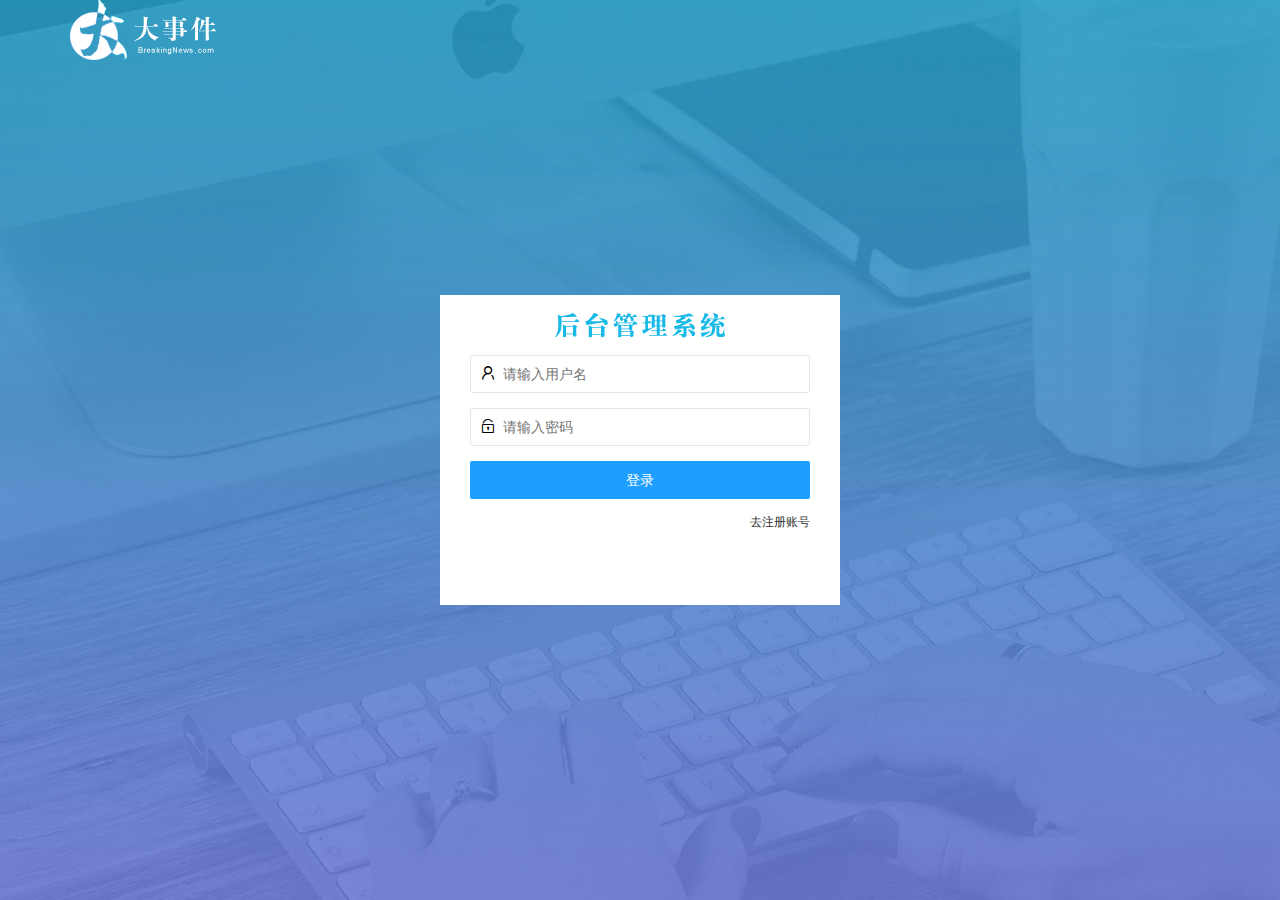
<file: login.html>
<!DOCTYPE html>
<html lang="en">
  <head>
    <meta charset="UTF-8" />
    <meta name="viewport" content="width=device-width, initial-scale=1.0" />
    <title>大事件-登录/注册</title>
    <!-- 导入 LayUI 的样式 -->
    <link rel="stylesheet" href="/assets/lib/layui/css/layui.css" />
    <!-- 导入自己的样式表 -->
    <link rel="stylesheet" href="/assets/css/login.css" />
  </head>
  <body>
    <!-- 头部的 Logo 区域 -->
    <div class="layui-main">
      <img src="/assets/images/logo.png" alt="" />
    </div>

    <!-- 登录注册区域 -->
<div class="loginAndRegBox">
  <div class="title-box"></div>
  <!-- 登录的div -->
  <div class="login-box">
     <!-- 登录的表单 -->
     <form class="layui-form" id="form_login">
      <!-- 用户名 -->
      <div class="layui-form-item">
        <i class="layui-icon layui-icon-username"></i>
        <input type="text" name="username" required lay-verify="required" placeholder="请输入用户名" autocomplete="off" class="layui-input" />
      </div>
      <!-- 密码 -->
      <div class="layui-form-item">
        <i class="layui-icon layui-icon-password"></i>
        <input type="password" name="password" required lay-verify="required|pwd" placeholder="请输入密码" autocomplete="off" class="layui-input" />
      </div>
      <!-- 登录按钮 -->
      <div class="layui-form-item">
        <!-- 注意：表单提交按钮和普通按钮的区别，就是 lay-submit 属性 -->
        <button class="layui-btn layui-btn-fluid layui-btn-normal" lay-submit>登录</button>
      </div>
      <div class="layui-form-item links">
        <a href="javascript:;" id="link_reg">去注册账号</a>
      </div>
    </form>

  </div>
  <!-- 注册的div -->
  <div class="reg-box">
    <form class="layui-form" id="form_reg">
      <!-- 用户名 -->
      <div class="layui-form-item">
        <i class="layui-icon layui-icon-username"></i>
        <input type="text" name="username" required lay-verify="required" placeholder="请输入用户名" autocomplete="off" class="layui-input" />
      </div>
      <!-- 密码 -->
      <div class="layui-form-item">
        <i class="layui-icon layui-icon-password"></i>
        <input type="password" name="password" required lay-verify="required|pwd" placeholder="请输入密码" autocomplete="off" class="layui-input" />
      </div>
      <!-- 密码确认框 -->
      <div class="layui-form-item">
        <i class="layui-icon layui-icon-password"></i>
        <input type="password" name="repassword" required lay-verify="required|pwd|repwd" placeholder="再次确认密码" autocomplete="off" class="layui-input" />
      </div>
      <!-- 注册按钮 -->
      <div class="layui-form-item">
        <!-- 注意：表单提交按钮和普通按钮的区别，就是 lay-submit 属性 -->
        <button class="layui-btn layui-btn-fluid layui-btn-normal" lay-submit>注册</button>
      </div>
      <div class="layui-form-item links">
        <a href="javascript:;" id="link_login">去登录</a>
      </div>
    </form>

  </div>
</div>
<script src="/assets/lib/layui/layui.all.js"></script>
<script src="/assets/lib/jquery.js"></script>
<script src="/assets/js/baseAPI.js"></script>
<script src="/assets/js/login.js"></script>
</body>
</html>
</file>
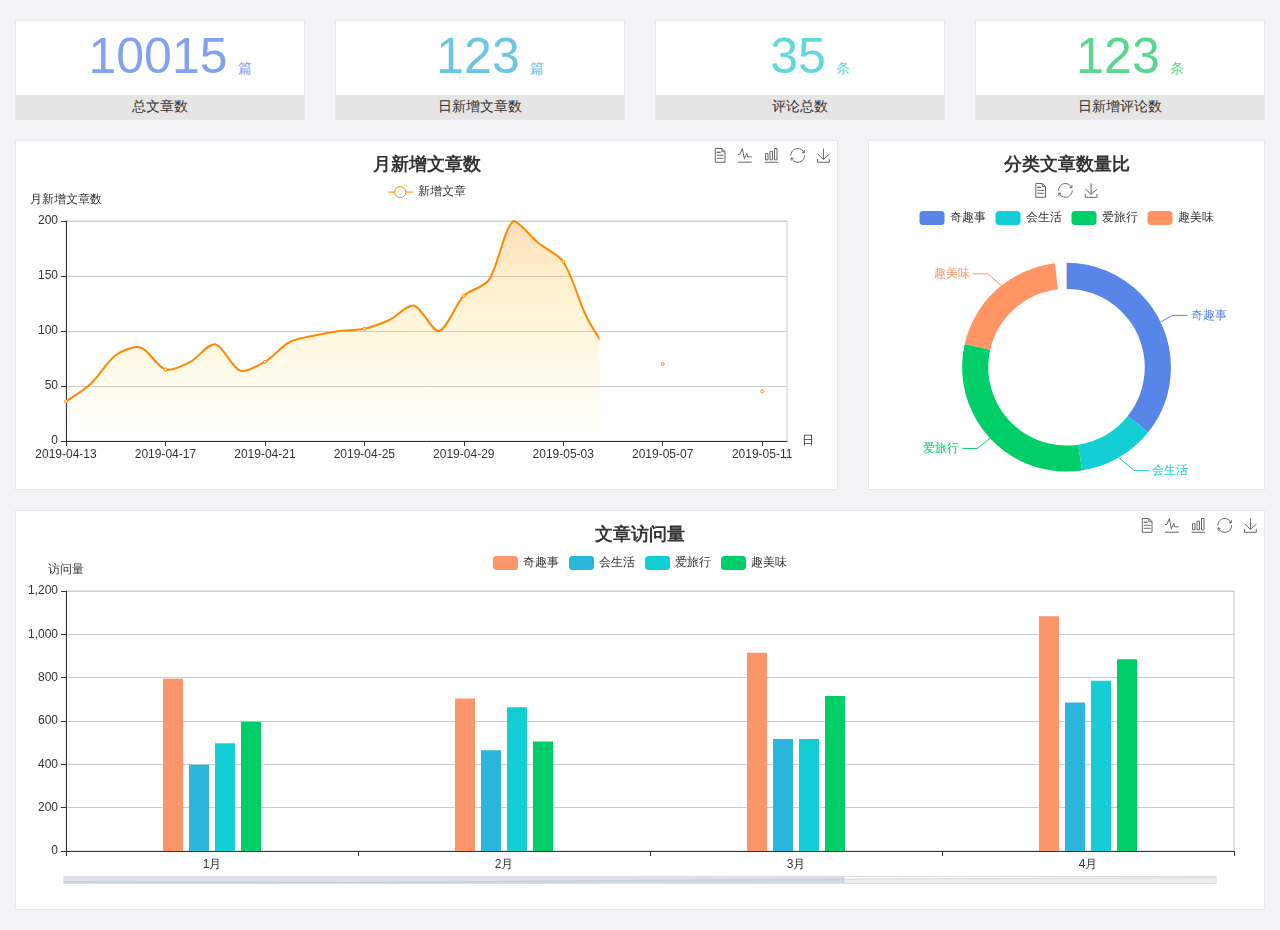
<file: home/dashboard.html>
<!DOCTYPE html>
<html lang="en">

<head>
  <meta charset="UTF-8">
  <meta name="viewport" content="width=device-width, initial-scale=1.0">
  <meta http-equiv="X-UA-Compatible" content="ie=edge">
  <title>图表统计</title>
  <link rel="stylesheet" href="../../assets/lib/bootstrap.css" />
  <link rel="stylesheet" href="../../assets/lib/main.css" />
  <script src="../../assets/lib/jquery.js"></script>
  <script type="text/javascript" src="../../assets/lib/echarts.min.js"></script>
</head>

<body>
  <div class="container-fluid">
    <div class="row spannel_list">
      <div class="col-sm-3 col-xs-6">
        <div class="spannel">
          <em>10015</em><span>篇</span>
          <b>总文章数</b>
        </div>
      </div>
      <div class="col-sm-3 col-xs-6">
        <div class="spannel scolor01">
          <em>123</em><span>篇</span>
          <b>日新增文章数</b>
        </div>
      </div>
      <div class="col-sm-3 col-xs-6">
        <div class="spannel scolor02">
          <em>35</em><span>条</span>
          <b>评论总数</b>
        </div>
      </div>
      <div class="col-sm-3 col-xs-6">
        <div class="spannel scolor03">
          <em>123</em><span>条</span>
          <b>日新增评论数</b>
        </div>
      </div>
    </div>
  </div>

  <div class="container-fluid">
    <div class="row curve-pie">
      <div class="col-lg-8 col-md-8">
        <div class="gragh_pannel" id="curve_show"></div>
      </div>
      <div class="col-lg-4 col-md-4">
        <div class="gragh_pannel" id="pie_show"></div>
      </div>
    </div>
  </div>

  <div class="container-fluid">
    <div class="column_pannel" id="column_show"></div>
  </div>

  <script>
    var oChart = echarts.init(document.getElementById('curve_show'));
    var aList_all = [
      { 'count': 36, 'date': '2019-04-13' },
      { 'count': 52, 'date': '2019-04-14' },
      { 'count': 78, 'date': '2019-04-15' },
      { 'count': 85, 'date': '2019-04-16' },
      { 'count': 65, 'date': '2019-04-17' },
      { 'count': 72, 'date': '2019-04-18' },
      { 'count': 88, 'date': '2019-04-19' },
      { 'count': 64, 'date': '2019-04-20' },
      { 'count': 72, 'date': '2019-04-21' },
      { 'count': 90, 'date': '2019-04-22' },
      { 'count': 96, 'date': '2019-04-23' },
      { 'count': 100, 'date': '2019-04-24' },
      { 'count': 102, 'date': '2019-04-25' },
      { 'count': 110, 'date': '2019-04-26' },
      { 'count': 123, 'date': '2019-04-27' },
      { 'count': 100, 'date': '2019-04-28' },
      { 'count': 132, 'date': '2019-04-29' },
      { 'count': 146, 'date': '2019-04-30' },
      { 'count': 200, 'date': '2019-05-01' },
      { 'count': 180, 'date': '2019-05-02' },
      { 'count': 163, 'date': '2019-05-03' },
      { 'count': 110, 'date': '2019-05-04' },
      { 'count': 80, 'date': '2019-05-05' },
      { 'count': 82, 'date': '2019-05-06' },
      { 'count': 70, 'date': '2019-05-07' },
      { 'count': 65, 'date': '2019-05-08' },
      { 'count': 54, 'date': '2019-05-09' },
      { 'count': 40, 'date': '2019-05-10' },
      { 'count': 45, 'date': '2019-05-11' },
      { 'count': 38, 'date': '2019-05-12' },
    ];

    let aCount = [];
    let aDate = [];

    for (var i = 0; i < aList_all.length; i++) {
      aCount.push(aList_all[i].count);
      aDate.push(aList_all[i].date);
    }

    var chartopt = {
      title: {
        text: '月新增文章数',
        left: 'center',
        top: '10'
      },
      tooltip: {
        trigger: 'axis'
      },
      legend: {
        data: ['新增文章'],
        top: '40'
      },
      toolbox: {
        show: true,
        feature: {
          mark: { show: true },
          dataView: { show: true, readOnly: false },
          magicType: { show: true, type: ['line', 'bar'] },
          restore: { show: true },
          saveAsImage: { show: true }
        }
      },
      calculable: true,
      xAxis: [
        {
          name: '日',
          type: 'category',
          boundaryGap: false,
          data: aDate
        }
      ],
      yAxis: [
        {
          name: '月新增文章数',
          type: 'value'
        }
      ],
      series: [
        {
          name: '新增文章',
          type: 'line',
          smooth: true,
          itemStyle: { normal: { areaStyle: { type: 'default' }, color: '#f80' }, lineStyle: { color: '#f80' } },
          data: aCount
        }],
      areaStyle: {
        normal: {
          color: new echarts.graphic.LinearGradient(0, 0, 0, 1, [{
            offset: 0,
            color: 'rgba(255,136,0,0.39)'
          }, {
            offset: .34,
            color: 'rgba(255,180,0,0.25)'
          }, {
            offset: 1,
            color: 'rgba(255,222,0,0.00)'
          }])

        }
      },
      grid: {
        show: true,
        x: 50,
        x2: 50,
        y: 80,
        height: 220
      }
    };

    oChart.setOption(chartopt);


    var oPie = echarts.init(document.getElementById('pie_show'));
    var oPieopt =
    {
      title: {
        top: 10,
        text: '分类文章数量比',
        x: 'center'
      },
      tooltip: {
        trigger: 'item',
        formatter: "{a} <br/>{b} : {c} ({d}%)"
      },
      color: ['#5885e8', '#13cfd5', '#00ce68', '#ff9565'],
      legend: {
        x: 'center',
        top: 65,
        data: ['奇趣事', '会生活', '爱旅行', '趣美味']
      },
      toolbox: {
        show: true,
        x: 'center',
        top: 35,
        feature: {
          mark: { show: true },
          dataView: { show: true, readOnly: false },
          magicType: {
            show: true,
            type: ['pie', 'funnel'],
            option: {
              funnel: {
                x: '25%',
                width: '50%',
                funnelAlign: 'left',
                max: 1548
              }
            }
          },
          restore: { show: true },
          saveAsImage: { show: true }
        }
      },
      calculable: true,
      series: [
        {
          name: '访问来源',
          type: 'pie',
          radius: ['45%', '60%'],
          center: ['50%', '65%'],
          data: [
            { value: 300, name: '奇趣事' },
            { value: 100, name: '会生活' },
            { value: 260, name: '爱旅行' },
            { value: 180, name: '趣美味' }
          ]
        }
      ]
    };
    oPie.setOption(oPieopt);



    var oColumn = this.echarts.init(document.getElementById('column_show'));
    var oColumnopt =
    {
      title: {
        text: '文章访问量',
        left: 'center',
        top: '10'
      },
      tooltip: {
        trigger: 'axis'
      },
      legend: {
        data: ['奇趣事', '会生活', '爱旅行', '趣美味'],
        top: '40'
      },
      toolbox: {
        show: true,
        feature: {
          mark: { show: true },
          dataView: { show: true, readOnly: false },
          magicType: { show: true, type: ['line', 'bar'] },
          restore: { show: true },
          saveAsImage: { show: true }
        }
      },
      calculable: true,
      xAxis: [
        {
          type: 'category',
          data: ['1月', '2月', '3月', '4月', '5月']
        }
      ],
      yAxis: [
        {
          name: '访问量',
          type: 'value'
        }
      ],
      series: [
        {
          name: '奇趣事',
          type: 'bar',
          barWidth: 20,
          itemStyle: {
            normal: { areaStyle: { type: 'default' }, color: '#fd956a' }
          },
          data: [800, 708, 920, 1090, 1200]
        },
        {
          name: '会生活',
          type: 'bar',
          barWidth: 20,
          itemStyle: {
            normal: { areaStyle: { type: 'default' }, color: '#2bb6db' }
          },
          data: [400, 468, 520, 690, 800]
        },
        {
          name: '爱旅行',
          type: 'bar',
          barWidth: 20,
          itemStyle: {
            normal: { areaStyle: { type: 'default' }, color: '#13cfd5' }
          },
          data: [500, 668, 520, 790, 900]
        },
        {
          name: '趣美味',
          type: 'bar',
          barWidth: 20,
          itemStyle: {
            normal: { areaStyle: { type: 'default' }, color: '#00ce68' }
          },
          data: [600, 508, 720, 890, 1000]
        }
      ],
      grid: {
        show: true,
        x: 50,
        x2: 30,
        y: 80,
        height: 260
      },
      dataZoom: [//给x轴设置滚动条
        {
          start: 0,//默认为0
          end: 100 - 1000 / 31,//默认为100
          type: 'slider',
          show: true,
          xAxisIndex: [0],
          handleSize: 0,//滑动条的 左右2个滑动条的大小
          height: 8,//组件高度
          left: 45, //左边的距离
          right: 50,//右边的距离
          bottom: 26,//右边的距离
          handleColor: '#ddd',//h滑动图标的颜色
          handleStyle: {
            borderColor: "#cacaca",
            borderWidth: "1",
            shadowBlur: 2,
            background: "#ddd",
            shadowColor: "#ddd",
          }
        }]
    };
    oColumn.setOption(oColumnopt);
  </script>
</body>

</html>
</file>
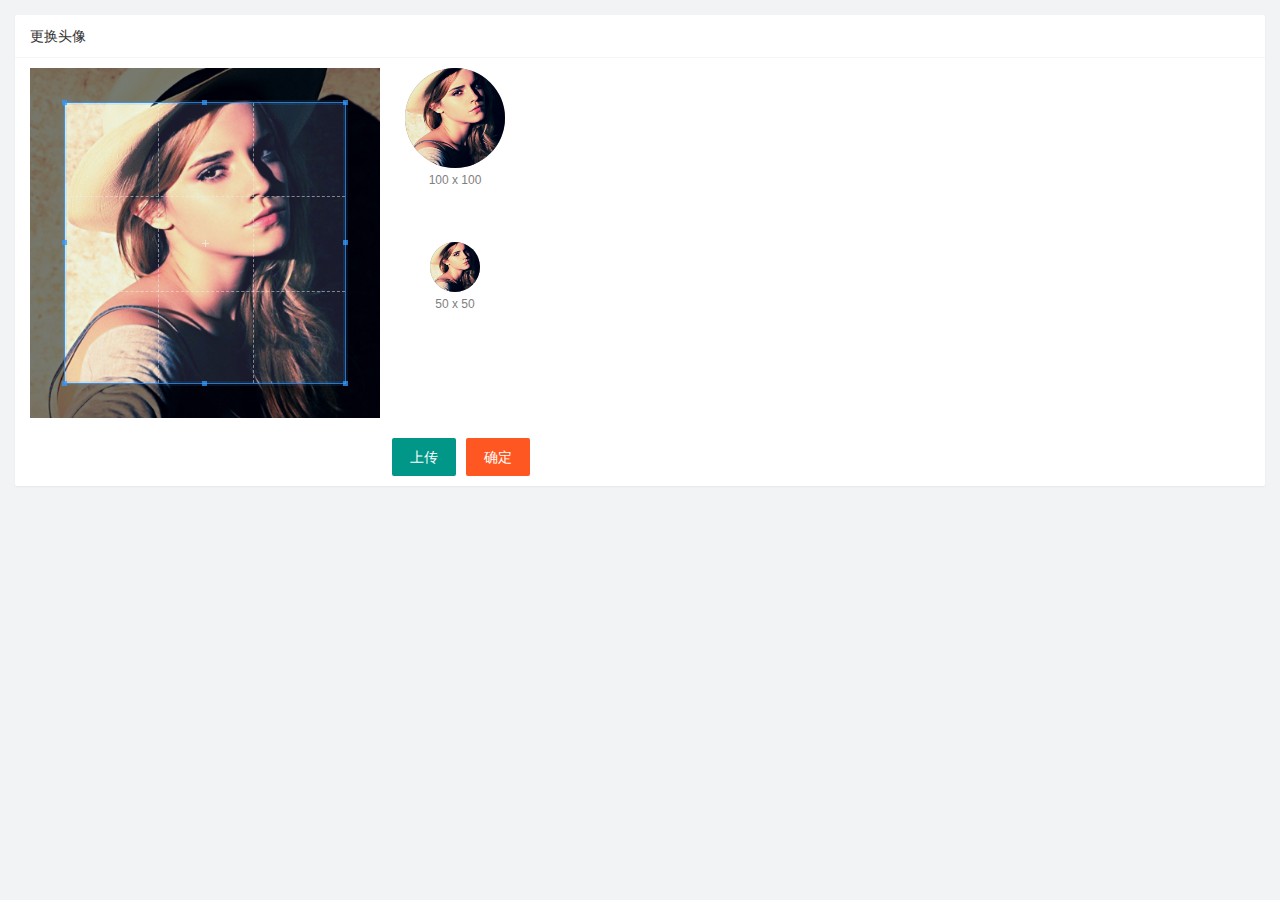
<file: user/user_avatar.html>
<!DOCTYPE html>
<html lang="en">
  <head>
    <meta charset="UTF-8" />
    <meta name="viewport" content="width=device-width, initial-scale=1.0" />
    <title>Document</title>
    <link rel="stylesheet" href="/assets/lib/layui/css/layui.css" />
    <link rel="stylesheet" href="/assets/lib/cropper/cropper.css" />
    <link rel="stylesheet" href="/assets/css/user/user_avatar.css" />
  </head>
  <body>
    <!-- 卡片区域 -->
    <div class="layui-card">
      <div class="layui-card-header">更换头像</div>
      <div class="layui-card-body">
        <!-- 第一行的图片裁剪和预览区域 -->
<div class="row1">
  <!-- 图片裁剪区域 -->
  <div class="cropper-box">
    <!-- 这个 img 标签很重要，将来会把它初始化为裁剪区域 -->
    <img id="image" src="/assets/images/sample.jpg" />
  </div>
  <!-- 图片的预览区域 -->
  <div class="preview-box">
    <div>
      <!-- 宽高为 100px 的预览区域 -->
      <div class="img-preview w100"></div>
      <p class="size">100 x 100</p>
    </div>
    <div>
      <!-- 宽高为 50px 的预览区域 -->
      <div class="img-preview w50"></div>
      <p class="size">50 x 50</p>
    </div>
  </div>
</div>

<div class="row2">
  <input type="file" id="file" accept="image/*">
  <button id="bntChooseImg" type="button" class="layui-btn">上传</button>
  <button id="btnUpload" type="button" class="layui-btn layui-btn-danger">确定</button>
</div>
      </div>
    </div>
    <script src="/assets/lib/layui/layui.all.js"></script>
    <script src="/assets/lib/jquery.js"></script>
    <script src="/assets/lib/cropper/Cropper.js"></script>
    <script src="/assets/lib/cropper/jquery-cropper.js"></script>
    <script src="/assets/js/baseAPI.js"></script>
    <script src="/assets/js/user/user_avatar.js"></script>
  </body>
</html>
</file>
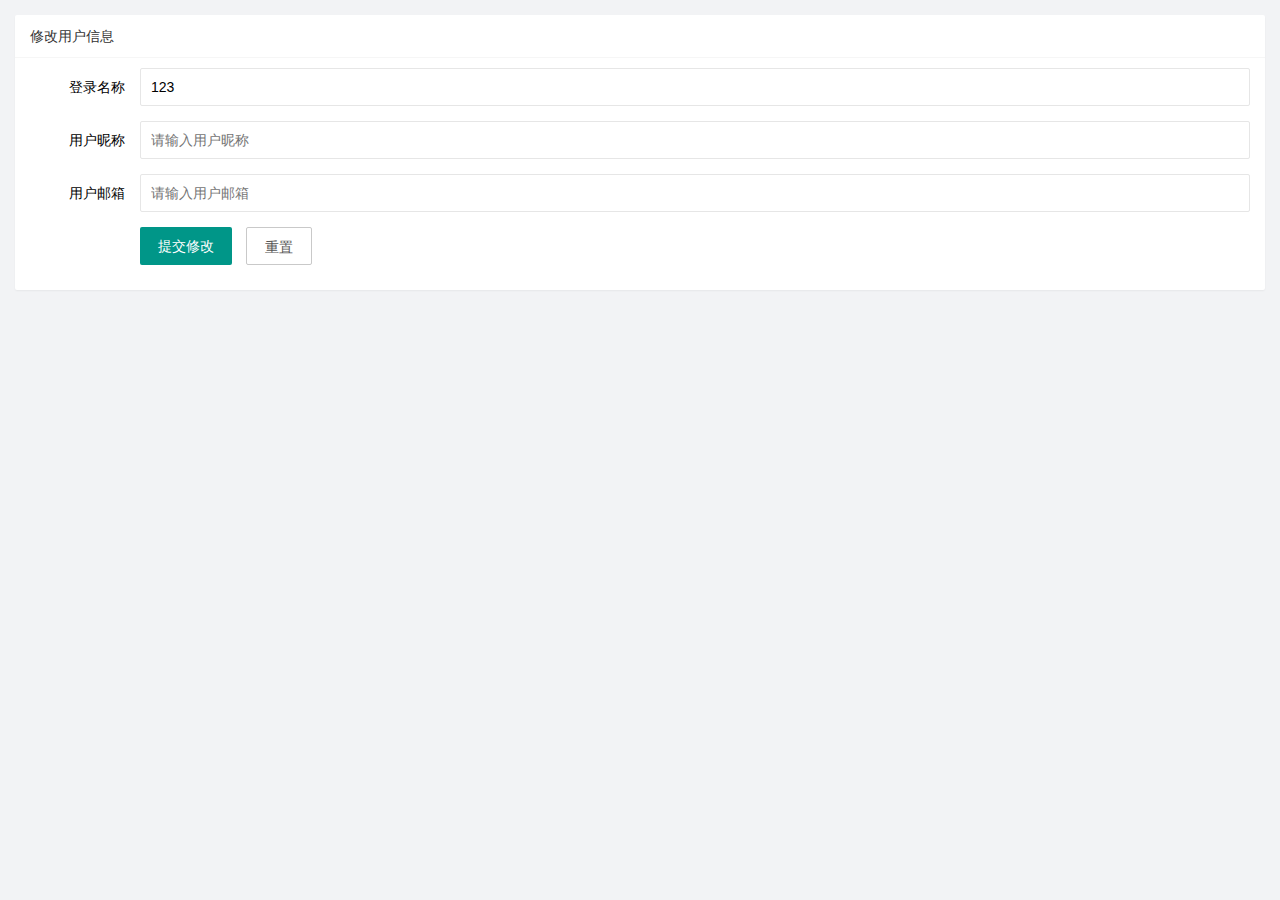
<file: user/user_info.html>
<!DOCTYPE html>
<html lang="en">
  <head>
    <meta charset="UTF-8" />
    <meta name="viewport" content="width=device-width, initial-scale=1.0" />
    <title>Document</title>
    <!-- 导入 layui 的样式 -->
    <link rel="stylesheet" href="/assets/lib/layui/css/layui.css" />
    <!-- 导入自己的样式 -->
    <link rel="stylesheet" href="/assets/css/user/user_info.css" />
  </head>
  <body>
    <!-- 卡片区域 -->
    <div class="layui-card">
      <div class="layui-card-header">修改用户信息</div>
      <div class="layui-card-body">
        <form class="layui-form" lay-filter='formUserInfo'>
            <input type="hidden" name="id">
            <div class="layui-form-item">
              <label class="layui-form-label">登录名称</label>
              <div class="layui-input-block">
                <input value="123" type="text" name="username" required lay-verify="required" placeholder="请输入登录名称" autocomplete="off" class="layui-input" readonly />
              </div>
            </div>
            <div class="layui-form-item">
              <label class="layui-form-label">用户昵称</label>
              <div class="layui-input-block">
                <input  type="text" name="nickname" required lay-verify="required|nickname" placeholder="请输入用户昵称" autocomplete="off" class="layui-input" />
              </div>
            </div>
            <div class="layui-form-item">
              <label class="layui-form-label">用户邮箱</label>
              <div class="layui-input-block">
                <input type="text" name="email" required lay-verify="required|email" placeholder="请输入用户邮箱" autocomplete="off" class="layui-input" />
              </div>
            </div>
            <div class="layui-form-item">
              <div class="layui-input-block">
                <button class="layui-btn" lay-submit lay-filter="formDemo">提交修改</button>
                <button type="reset" class="layui-btn layui-btn-primary" id="btnReset">重置</button>
              </div>
            </div>
          </form>
      </div>
    </div>
    <!-- 导入 layui 的 js -->
<script src="/assets/lib/layui/layui.all.js"></script>
<!-- 导入 jquery -->
<script src="/assets/lib/jquery.js"></script>
<script src="/assets/js/baseAPI.js"></script>
<!-- 导入自己的 js -->
<script src="/assets/js/user/user_info.js"></script>
  </body>
</html>
</file>
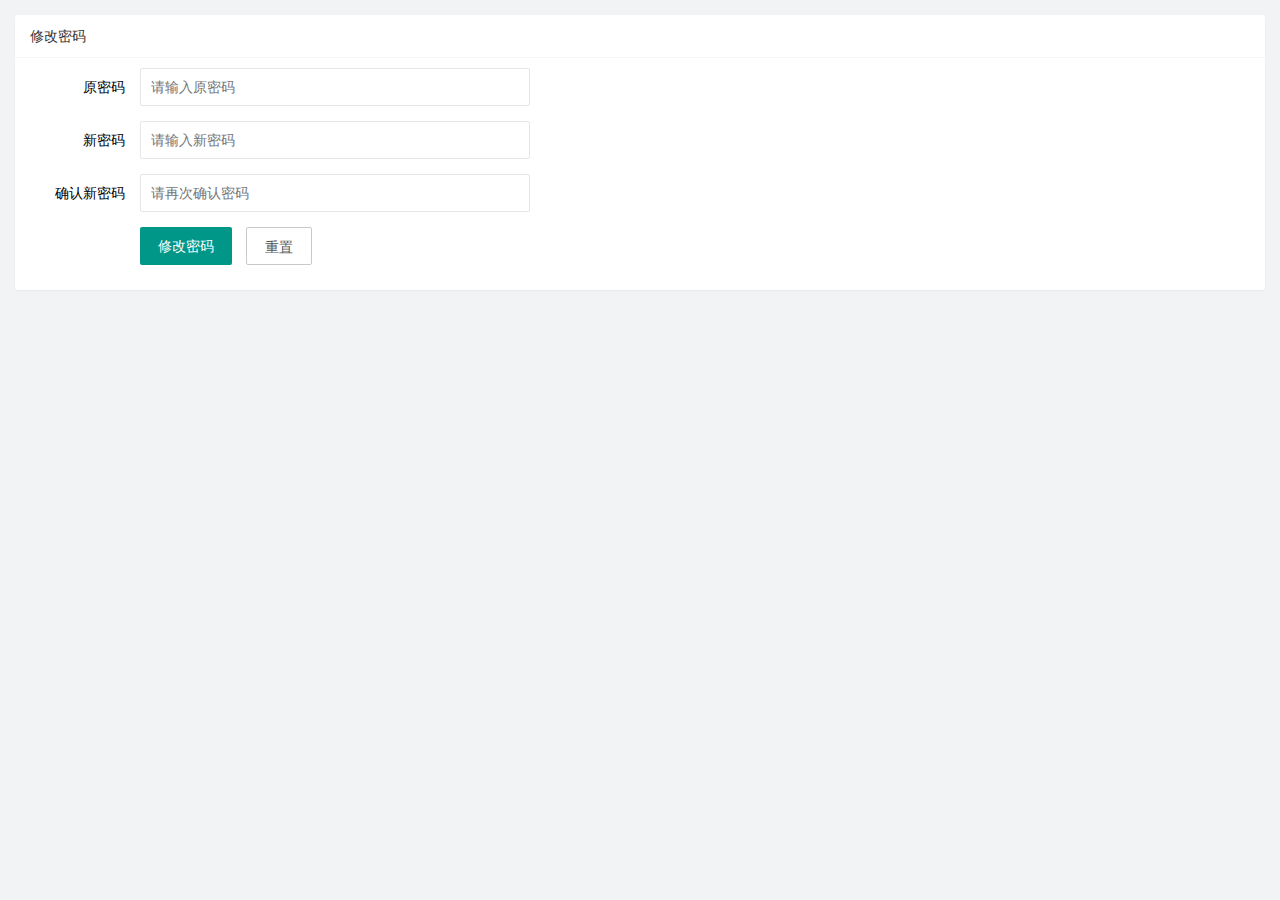
<file: user/user_pwd.html>
<!DOCTYPE html>
<html lang="en">
  <head>
    <meta charset="UTF-8" />
    <meta name="viewport" content="width=device-width, initial-scale=1.0" />
    <title>Document</title>
    <link rel="stylesheet" href="/assets/lib/layui/css/layui.css" />
    <link rel="stylesheet" href="/assets/css/user/user_pwd.css" />
  </head>
  <body>
    <!-- 卡片区域 -->
    <div class="layui-card">
      <div class="layui-card-header">修改密码</div>
      <div class="layui-card-body">
        <form class="layui-form">
          <div class="layui-form-item">
            <label class="layui-form-label">原密码</label>
            <div class="layui-input-block">
              <input type="password" name="oldPwd" required lay-verify="required|pwd" placeholder="请输入原密码" autocomplete="off" class="layui-input" />
            </div>
          </div>
          <div class="layui-form-item">
            <label class="layui-form-label">新密码</label>
            <div class="layui-input-block">
              <input type="password" name="newPwd" required lay-verify="required|pwd|samePwd" placeholder="请输入新密码" autocomplete="off" class="layui-input" />
            </div>
          </div>
          <div class="layui-form-item">
            <label class="layui-form-label">确认新密码</label>
            <div class="layui-input-block">
              <input type="password" name="rePwd" required lay-verify="required|pwd|rePwd" placeholder="请再次确认密码" autocomplete="off" class="layui-input" />
            </div>
          </div>
          <div class="layui-form-item">
            <div class="layui-input-block">
              <button class="layui-btn" lay-submit lay-filter="formDemo">修改密码</button>
              <button type="reset" class="layui-btn layui-btn-primary">重置</button>
            </div>
          </div>
        </form>
      </div>
    </div>
    <!-- 导入 layui 的 js -->
<script src="/assets/lib/layui/layui.all.js"></script>
<!-- 导入 jQuery -->
<script src="/assets/lib/jquery.js"></script>
<!-- 导入 baseAPI -->
<script src="/assets/js/baseAPI.js"></script>
<!-- 导入自己的 js -->
<script src="/assets/js/user/user_pwd.js"></script>
  </body>
</html>
</file>
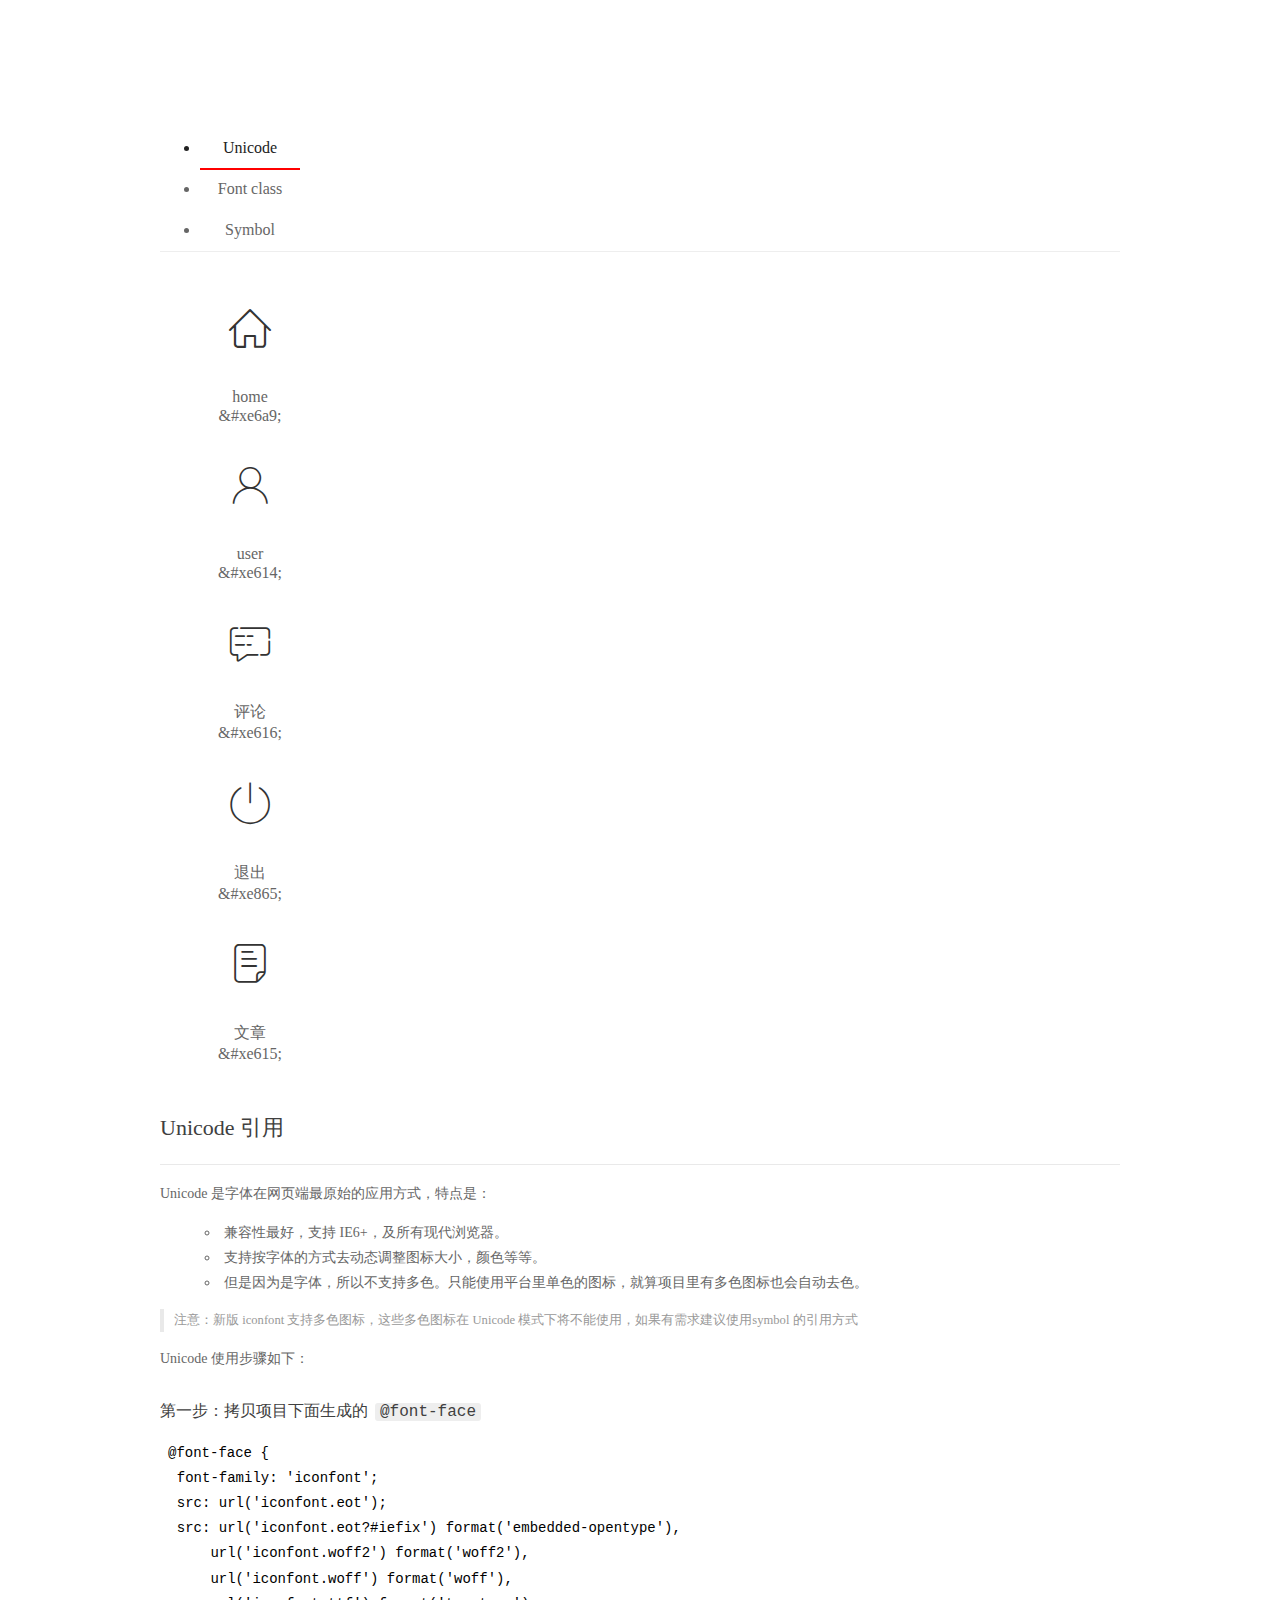
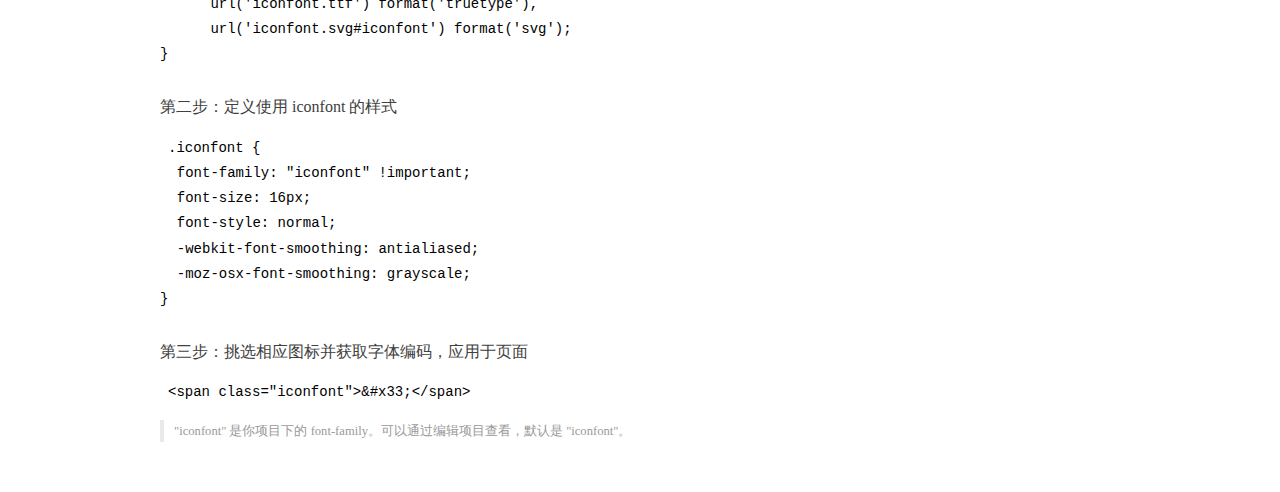
<file: assets/fonts/demo_index.html>
<!DOCTYPE html>
<html>
<head>
  <meta charset="utf-8"/>
  <title>IconFont Demo</title>
  <link rel="shortcut icon" href="https://gtms04.alicdn.com/tps/i4/TB1_oz6GVXXXXaFXpXXJDFnIXXX-64-64.ico" type="image/x-icon"/>
  <link rel="stylesheet" href="https://g.alicdn.com/thx/cube/1.3.2/cube.min.css">
  <link rel="stylesheet" href="demo.css">
  <link rel="stylesheet" href="iconfont.css">
  <script src="iconfont.js"></script>
  <!-- jQuery -->
  <script src="https://a1.alicdn.com/oss/uploads/2018/12/26/7bfddb60-08e8-11e9-9b04-53e73bb6408b.js"></script>
  <!-- 代码高亮 -->
  <script src="https://a1.alicdn.com/oss/uploads/2018/12/26/a3f714d0-08e6-11e9-8a15-ebf944d7534c.js"></script>
</head>
<body>
  <div class="main">
    <h1 class="logo"><a href="https://www.iconfont.cn/" title="iconfont 首页" target="_blank">&#xe86b;</a></h1>
    <div class="nav-tabs">
      <ul id="tabs" class="dib-box">
        <li class="dib active"><span>Unicode</span></li>
        <li class="dib"><span>Font class</span></li>
        <li class="dib"><span>Symbol</span></li>
      </ul>
      
    </div>
    <div class="tab-container">
      <div class="content unicode" style="display: block;">
          <ul class="icon_lists dib-box">
          
            <li class="dib">
              <span class="icon iconfont">&#xe6a9;</span>
                <div class="name">home</div>
                <div class="code-name">&amp;#xe6a9;</div>
              </li>
          
            <li class="dib">
              <span class="icon iconfont">&#xe614;</span>
                <div class="name">user</div>
                <div class="code-name">&amp;#xe614;</div>
              </li>
          
            <li class="dib">
              <span class="icon iconfont">&#xe616;</span>
                <div class="name">评论</div>
                <div class="code-name">&amp;#xe616;</div>
              </li>
          
            <li class="dib">
              <span class="icon iconfont">&#xe865;</span>
                <div class="name">退出</div>
                <div class="code-name">&amp;#xe865;</div>
              </li>
          
            <li class="dib">
              <span class="icon iconfont">&#xe615;</span>
                <div class="name">文章</div>
                <div class="code-name">&amp;#xe615;</div>
              </li>
          
          </ul>
          <div class="article markdown">
          <h2 id="unicode-">Unicode 引用</h2>
          <hr>

          <p>Unicode 是字体在网页端最原始的应用方式，特点是：</p>
          <ul>
            <li>兼容性最好，支持 IE6+，及所有现代浏览器。</li>
            <li>支持按字体的方式去动态调整图标大小，颜色等等。</li>
            <li>但是因为是字体，所以不支持多色。只能使用平台里单色的图标，就算项目里有多色图标也会自动去色。</li>
          </ul>
          <blockquote>
            <p>注意：新版 iconfont 支持多色图标，这些多色图标在 Unicode 模式下将不能使用，如果有需求建议使用symbol 的引用方式</p>
          </blockquote>
          <p>Unicode 使用步骤如下：</p>
          <h3 id="-font-face">第一步：拷贝项目下面生成的 <code>@font-face</code></h3>
<pre><code class="language-css"
>@font-face {
  font-family: 'iconfont';
  src: url('iconfont.eot');
  src: url('iconfont.eot?#iefix') format('embedded-opentype'),
      url('iconfont.woff2') format('woff2'),
      url('iconfont.woff') format('woff'),
      url('iconfont.ttf') format('truetype'),
      url('iconfont.svg#iconfont') format('svg');
}
</code></pre>
          <h3 id="-iconfont-">第二步：定义使用 iconfont 的样式</h3>
<pre><code class="language-css"
>.iconfont {
  font-family: "iconfont" !important;
  font-size: 16px;
  font-style: normal;
  -webkit-font-smoothing: antialiased;
  -moz-osx-font-smoothing: grayscale;
}
</code></pre>
          <h3 id="-">第三步：挑选相应图标并获取字体编码，应用于页面</h3>
<pre>
<code class="language-html"
>&lt;span class="iconfont"&gt;&amp;#x33;&lt;/span&gt;
</code></pre>
          <blockquote>
            <p>"iconfont" 是你项目下的 font-family。可以通过编辑项目查看，默认是 "iconfont"。</p>
          </blockquote>
          </div>
      </div>
      <div class="content font-class">
        <ul class="icon_lists dib-box">
          
          <li class="dib">
            <span class="icon iconfont icon-home"></span>
            <div class="name">
              home
            </div>
            <div class="code-name">.icon-home
            </div>
          </li>
          
          <li class="dib">
            <span class="icon iconfont icon-user"></span>
            <div class="name">
              user
            </div>
            <div class="code-name">.icon-user
            </div>
          </li>
          
          <li class="dib">
            <span class="icon iconfont icon-pinglun"></span>
            <div class="name">
              评论
            </div>
            <div class="code-name">.icon-pinglun
            </div>
          </li>
          
          <li class="dib">
            <span class="icon iconfont icon-tuichu"></span>
            <div class="name">
              退出
            </div>
            <div class="code-name">.icon-tuichu
            </div>
          </li>
          
          <li class="dib">
            <span class="icon iconfont icon-16"></span>
            <div class="name">
              文章
            </div>
            <div class="code-name">.icon-16
            </div>
          </li>
          
        </ul>
        <div class="article markdown">
        <h2 id="font-class-">font-class 引用</h2>
        <hr>

        <p>font-class 是 Unicode 使用方式的一种变种，主要是解决 Unicode 书写不直观，语意不明确的问题。</p>
        <p>与 Unicode 使用方式相比，具有如下特点：</p>
        <ul>
          <li>兼容性良好，支持 IE8+，及所有现代浏览器。</li>
          <li>相比于 Unicode 语意明确，书写更直观。可以很容易分辨这个 icon 是什么。</li>
          <li>因为使用 class 来定义图标，所以当要替换图标时，只需要修改 class 里面的 Unicode 引用。</li>
          <li>不过因为本质上还是使用的字体，所以多色图标还是不支持的。</li>
        </ul>
        <p>使用步骤如下：</p>
        <h3 id="-fontclass-">第一步：引入项目下面生成的 fontclass 代码：</h3>
<pre><code class="language-html">&lt;link rel="stylesheet" href="./iconfont.css"&gt;
</code></pre>
        <h3 id="-">第二步：挑选相应图标并获取类名，应用于页面：</h3>
<pre><code class="language-html">&lt;span class="iconfont icon-xxx"&gt;&lt;/span&gt;
</code></pre>
        <blockquote>
          <p>"
            iconfont" 是你项目下的 font-family。可以通过编辑项目查看，默认是 "iconfont"。</p>
        </blockquote>
      </div>
      </div>
      <div class="content symbol">
          <ul class="icon_lists dib-box">
          
            <li class="dib">
                <svg class="icon svg-icon" aria-hidden="true">
                  <use xlink:href="#icon-home"></use>
                </svg>
                <div class="name">home</div>
                <div class="code-name">#icon-home</div>
            </li>
          
            <li class="dib">
                <svg class="icon svg-icon" aria-hidden="true">
                  <use xlink:href="#icon-user"></use>
                </svg>
                <div class="name">user</div>
                <div class="code-name">#icon-user</div>
            </li>
          
            <li class="dib">
                <svg class="icon svg-icon" aria-hidden="true">
                  <use xlink:href="#icon-pinglun"></use>
                </svg>
                <div class="name">评论</div>
                <div class="code-name">#icon-pinglun</div>
            </li>
          
            <li class="dib">
                <svg class="icon svg-icon" aria-hidden="true">
                  <use xlink:href="#icon-tuichu"></use>
                </svg>
                <div class="name">退出</div>
                <div class="code-name">#icon-tuichu</div>
            </li>
          
            <li class="dib">
                <svg class="icon svg-icon" aria-hidden="true">
                  <use xlink:href="#icon-16"></use>
                </svg>
                <div class="name">文章</div>
                <div class="code-name">#icon-16</div>
            </li>
          
          </ul>
          <div class="article markdown">
          <h2 id="symbol-">Symbol 引用</h2>
          <hr>

          <p>这是一种全新的使用方式，应该说这才是未来的主流，也是平台目前推荐的用法。相关介绍可以参考这篇<a href="">文章</a>
            这种用法其实是做了一个 SVG 的集合，与另外两种相比具有如下特点：</p>
          <ul>
            <li>支持多色图标了，不再受单色限制。</li>
            <li>通过一些技巧，支持像字体那样，通过 <code>font-size</code>, <code>color</code> 来调整样式。</li>
            <li>兼容性较差，支持 IE9+，及现代浏览器。</li>
            <li>浏览器渲染 SVG 的性能一般，还不如 png。</li>
          </ul>
          <p>使用步骤如下：</p>
          <h3 id="-symbol-">第一步：引入项目下面生成的 symbol 代码：</h3>
<pre><code class="language-html">&lt;script src="./iconfont.js"&gt;&lt;/script&gt;
</code></pre>
          <h3 id="-css-">第二步：加入通用 CSS 代码（引入一次就行）：</h3>
<pre><code class="language-html">&lt;style&gt;
.icon {
  width: 1em;
  height: 1em;
  vertical-align: -0.15em;
  fill: currentColor;
  overflow: hidden;
}
&lt;/style&gt;
</code></pre>
          <h3 id="-">第三步：挑选相应图标并获取类名，应用于页面：</h3>
<pre><code class="language-html">&lt;svg class="icon" aria-hidden="true"&gt;
  &lt;use xlink:href="#icon-xxx"&gt;&lt;/use&gt;
&lt;/svg&gt;
</code></pre>
          </div>
      </div>

    </div>
  </div>
  <script>
  $(document).ready(function () {
      $('.tab-container .content:first').show()

      $('#tabs li').click(function (e) {
        var tabContent = $('.tab-container .content')
        var index = $(this).index()

        if ($(this).hasClass('active')) {
          return
        } else {
          $('#tabs li').removeClass('active')
          $(this).addClass('active')

          tabContent.hide().eq(index).fadeIn()
        }
      })
    })
  </script>
</body>
</html>
</file>
<file: assets/lib/layui/css/layui.css>
/** layui-v2.5.5 MIT License By https://www.layui.com */
 .layui-inline,img{display:inline-block;vertical-align:middle}h1,h2,h3,h4,h5,h6{font-weight:400}.layui-edge,.layui-header,.layui-inline,.layui-main{position:relative}.layui-body,.layui-edge,.layui-elip{overflow:hidden}.layui-btn,.layui-edge,.layui-inline,img{vertical-align:middle}.layui-btn,.layui-disabled,.layui-icon,.layui-unselect{-moz-user-select:none;-webkit-user-select:none;-ms-user-select:none}.layui-elip,.layui-form-checkbox span,.layui-form-pane .layui-form-label{text-overflow:ellipsis;white-space:nowrap}.layui-breadcrumb,.layui-tree-btnGroup{visibility:hidden}blockquote,body,button,dd,div,dl,dt,form,h1,h2,h3,h4,h5,h6,input,li,ol,p,pre,td,textarea,th,ul{margin:0;padding:0;-webkit-tap-highlight-color:rgba(0,0,0,0)}a:active,a:hover{outline:0}img{border:none}li{list-style:none}table{border-collapse:collapse;border-spacing:0}h4,h5,h6{font-size:100%}button,input,optgroup,option,select,textarea{font-family:inherit;font-size:inherit;font-style:inherit;font-weight:inherit;outline:0}pre{white-space:pre-wrap;white-space:-moz-pre-wrap;white-space:-pre-wrap;white-space:-o-pre-wrap;word-wrap:break-word}body{line-height:24px;font:14px Helvetica Neue,Helvetica,PingFang SC,Tahoma,Arial,sans-serif}hr{height:1px;margin:10px 0;border:0;clear:both}a{color:#333;text-decoration:none}a:hover{color:#777}a cite{font-style:normal;*cursor:pointer}.layui-border-box,.layui-border-box *{box-sizing:border-box}.layui-box,.layui-box *{box-sizing:content-box}.layui-clear{clear:both;*zoom:1}.layui-clear:after{content:'\20';clear:both;*zoom:1;display:block;height:0}.layui-inline{*display:inline;*zoom:1}.layui-edge{display:inline-block;width:0;height:0;border-width:6px;border-style:dashed;border-color:transparent}.layui-edge-top{top:-4px;border-bottom-color:#999;border-bottom-style:solid}.layui-edge-right{border-left-color:#999;border-left-style:solid}.layui-edge-bottom{top:2px;border-top-color:#999;border-top-style:solid}.layui-edge-left{border-right-color:#999;border-right-style:solid}.layui-disabled,.layui-disabled:hover{color:#d2d2d2!important;cursor:not-allowed!important}.layui-circle{border-radius:100%}.layui-show{display:block!important}.layui-hide{display:none!important}@font-face{font-family:layui-icon;src:url(../font/iconfont.eot?v=250);src:url(../font/iconfont.eot?v=250#iefix) format('embedded-opentype'),url(../font/iconfont.woff2?v=250) format('woff2'),url(../font/iconfont.woff?v=250) format('woff'),url(../font/iconfont.ttf?v=250) format('truetype'),url(../font/iconfont.svg?v=250#layui-icon) format('svg')}.layui-icon{font-family:layui-icon!important;font-size:16px;font-style:normal;-webkit-font-smoothing:antialiased;-moz-osx-font-smoothing:grayscale}.layui-icon-reply-fill:before{content:"\e611"}.layui-icon-set-fill:before{content:"\e614"}.layui-icon-menu-fill:before{content:"\e60f"}.layui-icon-search:before{content:"\e615"}.layui-icon-share:before{content:"\e641"}.layui-icon-set-sm:before{content:"\e620"}.layui-icon-engine:before{content:"\e628"}.layui-icon-close:before{content:"\1006"}.layui-icon-close-fill:before{content:"\1007"}.layui-icon-chart-screen:before{content:"\e629"}.layui-icon-star:before{content:"\e600"}.layui-icon-circle-dot:before{content:"\e617"}.layui-icon-chat:before{content:"\e606"}.layui-icon-release:before{content:"\e609"}.layui-icon-list:before{content:"\e60a"}.layui-icon-chart:before{content:"\e62c"}.layui-icon-ok-circle:before{content:"\1005"}.layui-icon-layim-theme:before{content:"\e61b"}.layui-icon-table:before{content:"\e62d"}.layui-icon-right:before{content:"\e602"}.layui-icon-left:before{content:"\e603"}.layui-icon-cart-simple:before{content:"\e698"}.layui-icon-face-cry:before{content:"\e69c"}.layui-icon-face-smile:before{content:"\e6af"}.layui-icon-survey:before{content:"\e6b2"}.layui-icon-tree:before{content:"\e62e"}.layui-icon-upload-circle:before{content:"\e62f"}.layui-icon-add-circle:before{content:"\e61f"}.layui-icon-download-circle:before{content:"\e601"}.layui-icon-templeate-1:before{content:"\e630"}.layui-icon-util:before{content:"\e631"}.layui-icon-face-surprised:before{content:"\e664"}.layui-icon-edit:before{content:"\e642"}.layui-icon-speaker:before{content:"\e645"}.layui-icon-down:before{content:"\e61a"}.layui-icon-file:before{content:"\e621"}.layui-icon-layouts:before{content:"\e632"}.layui-icon-rate-half:before{content:"\e6c9"}.layui-icon-add-circle-fine:before{content:"\e608"}.layui-icon-prev-circle:before{content:"\e633"}.layui-icon-read:before{content:"\e705"}.layui-icon-404:before{content:"\e61c"}.layui-icon-carousel:before{content:"\e634"}.layui-icon-help:before{content:"\e607"}.layui-icon-code-circle:before{content:"\e635"}.layui-icon-water:before{content:"\e636"}.layui-icon-username:before{content:"\e66f"}.layui-icon-find-fill:before{content:"\e670"}.layui-icon-about:before{content:"\e60b"}.layui-icon-location:before{content:"\e715"}.layui-icon-up:before{content:"\e619"}.layui-icon-pause:before{content:"\e651"}.layui-icon-date:before{content:"\e637"}.layui-icon-layim-uploadfile:before{content:"\e61d"}.layui-icon-delete:before{content:"\e640"}.layui-icon-play:before{content:"\e652"}.layui-icon-top:before{content:"\e604"}.layui-icon-friends:before{content:"\e612"}.layui-icon-refresh-3:before{content:"\e9aa"}.layui-icon-ok:before{content:"\e605"}.layui-icon-layer:before{content:"\e638"}.layui-icon-face-smile-fine:before{content:"\e60c"}.layui-icon-dollar:before{content:"\e659"}.layui-icon-group:before{content:"\e613"}.layui-icon-layim-download:before{content:"\e61e"}.layui-icon-picture-fine:before{content:"\e60d"}.layui-icon-link:before{content:"\e64c"}.layui-icon-diamond:before{content:"\e735"}.layui-icon-log:before{content:"\e60e"}.layui-icon-rate-solid:before{content:"\e67a"}.layui-icon-fonts-del:before{content:"\e64f"}.layui-icon-unlink:before{content:"\e64d"}.layui-icon-fonts-clear:before{content:"\e639"}.layui-icon-triangle-r:before{content:"\e623"}.layui-icon-circle:before{content:"\e63f"}.layui-icon-radio:before{content:"\e643"}.layui-icon-align-center:before{content:"\e647"}.layui-icon-align-right:before{content:"\e648"}.layui-icon-align-left:before{content:"\e649"}.layui-icon-loading-1:before{content:"\e63e"}.layui-icon-return:before{content:"\e65c"}.layui-icon-fonts-strong:before{content:"\e62b"}.layui-icon-upload:before{content:"\e67c"}.layui-icon-dialogue:before{content:"\e63a"}.layui-icon-video:before{content:"\e6ed"}.layui-icon-headset:before{content:"\e6fc"}.layui-icon-cellphone-fine:before{content:"\e63b"}.layui-icon-add-1:before{content:"\e654"}.layui-icon-face-smile-b:before{content:"\e650"}.layui-icon-fonts-html:before{content:"\e64b"}.layui-icon-form:before{content:"\e63c"}.layui-icon-cart:before{content:"\e657"}.layui-icon-camera-fill:before{content:"\e65d"}.layui-icon-tabs:before{content:"\e62a"}.layui-icon-fonts-code:before{content:"\e64e"}.layui-icon-fire:before{content:"\e756"}.layui-icon-set:before{content:"\e716"}.layui-icon-fonts-u:before{content:"\e646"}.layui-icon-triangle-d:before{content:"\e625"}.layui-icon-tips:before{content:"\e702"}.layui-icon-picture:before{content:"\e64a"}.layui-icon-more-vertical:before{content:"\e671"}.layui-icon-flag:before{content:"\e66c"}.layui-icon-loading:before{content:"\e63d"}.layui-icon-fonts-i:before{content:"\e644"}.layui-icon-refresh-1:before{content:"\e666"}.layui-icon-rmb:before{content:"\e65e"}.layui-icon-home:before{content:"\e68e"}.layui-icon-user:before{content:"\e770"}.layui-icon-notice:before{content:"\e667"}.layui-icon-login-weibo:before{content:"\e675"}.layui-icon-voice:before{content:"\e688"}.layui-icon-upload-drag:before{content:"\e681"}.layui-icon-login-qq:before{content:"\e676"}.layui-icon-snowflake:before{content:"\e6b1"}.layui-icon-file-b:before{content:"\e655"}.layui-icon-template:before{content:"\e663"}.layui-icon-auz:before{content:"\e672"}.layui-icon-console:before{content:"\e665"}.layui-icon-app:before{content:"\e653"}.layui-icon-prev:before{content:"\e65a"}.layui-icon-website:before{content:"\e7ae"}.layui-icon-next:before{content:"\e65b"}.layui-icon-component:before{content:"\e857"}.layui-icon-more:before{content:"\e65f"}.layui-icon-login-wechat:before{content:"\e677"}.layui-icon-shrink-right:before{content:"\e668"}.layui-icon-spread-left:before{content:"\e66b"}.layui-icon-camera:before{content:"\e660"}.layui-icon-note:before{content:"\e66e"}.layui-icon-refresh:before{content:"\e669"}.layui-icon-female:before{content:"\e661"}.layui-icon-male:before{content:"\e662"}.layui-icon-password:before{content:"\e673"}.layui-icon-senior:before{content:"\e674"}.layui-icon-theme:before{content:"\e66a"}.layui-icon-tread:before{content:"\e6c5"}.layui-icon-praise:before{content:"\e6c6"}.layui-icon-star-fill:before{content:"\e658"}.layui-icon-rate:before{content:"\e67b"}.layui-icon-template-1:before{content:"\e656"}.layui-icon-vercode:before{content:"\e679"}.layui-icon-cellphone:before{content:"\e678"}.layui-icon-screen-full:before{content:"\e622"}.layui-icon-screen-restore:before{content:"\e758"}.layui-icon-cols:before{content:"\e610"}.layui-icon-export:before{content:"\e67d"}.layui-icon-print:before{content:"\e66d"}.layui-icon-slider:before{content:"\e714"}.layui-icon-addition:before{content:"\e624"}.layui-icon-subtraction:before{content:"\e67e"}.layui-icon-service:before{content:"\e626"}.layui-icon-transfer:before{content:"\e691"}.layui-main{width:1140px;margin:0 auto}.layui-header{z-index:1000;height:60px}.layui-header a:hover{transition:all .5s;-webkit-transition:all .5s}.layui-side{position:fixed;left:0;top:0;bottom:0;z-index:999;width:200px;overflow-x:hidden}.layui-side-scroll{position:relative;width:220px;height:100%;overflow-x:hidden}.layui-body{position:absolute;left:200px;right:0;top:0;bottom:0;z-index:998;width:auto;overflow-y:auto;box-sizing:border-box}.layui-layout-body{overflow:hidden}.layui-layout-admin .layui-header{background-color:#23262E}.layui-layout-admin .layui-side{top:60px;width:200px;overflow-x:hidden}.layui-layout-admin .layui-body{position:fixed;top:60px;bottom:44px}.layui-layout-admin .layui-main{width:auto;margin:0 15px}.layui-layout-admin .layui-footer{position:fixed;left:200px;right:0;bottom:0;height:44px;line-height:44px;padding:0 15px;background-color:#eee}.layui-layout-admin .layui-logo{position:absolute;left:0;top:0;width:200px;height:100%;line-height:60px;text-align:center;color:#009688;font-size:16px}.layui-layout-admin .layui-header .layui-nav{background:0 0}.layui-layout-left{position:absolute!important;left:200px;top:0}.layui-layout-right{position:absolute!important;right:0;top:0}.layui-container{position:relative;margin:0 auto;padding:0 15px;box-sizing:border-box}.layui-fluid{position:relative;margin:0 auto;padding:0 15px}.layui-row:after,.layui-row:before{content:'';display:block;clear:both}.layui-col-lg1,.layui-col-lg10,.layui-col-lg11,.layui-col-lg12,.layui-col-lg2,.layui-col-lg3,.layui-col-lg4,.layui-col-lg5,.layui-col-lg6,.layui-col-lg7,.layui-col-lg8,.layui-col-lg9,.layui-col-md1,.layui-col-md10,.layui-col-md11,.layui-col-md12,.layui-col-md2,.layui-col-md3,.layui-col-md4,.layui-col-md5,.layui-col-md6,.layui-col-md7,.layui-col-md8,.layui-col-md9,.layui-col-sm1,.layui-col-sm10,.layui-col-sm11,.layui-col-sm12,.layui-col-sm2,.layui-col-sm3,.layui-col-sm4,.layui-col-sm5,.layui-col-sm6,.layui-col-sm7,.layui-col-sm8,.layui-col-sm9,.layui-col-xs1,.layui-col-xs10,.layui-col-xs11,.layui-col-xs12,.layui-col-xs2,.layui-col-xs3,.layui-col-xs4,.layui-col-xs5,.layui-col-xs6,.layui-col-xs7,.layui-col-xs8,.layui-col-xs9{position:relative;display:block;box-sizing:border-box}.layui-col-xs1,.layui-col-xs10,.layui-col-xs11,.layui-col-xs12,.layui-col-xs2,.layui-col-xs3,.layui-col-xs4,.layui-col-xs5,.layui-col-xs6,.layui-col-xs7,.layui-col-xs8,.layui-col-xs9{float:left}.layui-col-xs1{width:8.33333333%}.layui-col-xs2{width:16.66666667%}.layui-col-xs3{width:25%}.layui-col-xs4{width:33.33333333%}.layui-col-xs5{width:41.66666667%}.layui-col-xs6{width:50%}.layui-col-xs7{width:58.33333333%}.layui-col-xs8{width:66.66666667%}.layui-col-xs9{width:75%}.layui-col-xs10{width:83.33333333%}.layui-col-xs11{width:91.66666667%}.layui-col-xs12{width:100%}.layui-col-xs-offset1{margin-left:8.33333333%}.layui-col-xs-offset2{margin-left:16.66666667%}.layui-col-xs-offset3{margin-left:25%}.layui-col-xs-offset4{margin-left:33.33333333%}.layui-col-xs-offset5{margin-left:41.66666667%}.layui-col-xs-offset6{margin-left:50%}.layui-col-xs-offset7{margin-left:58.33333333%}.layui-col-xs-offset8{margin-left:66.66666667%}.layui-col-xs-offset9{margin-left:75%}.layui-col-xs-offset10{margin-left:83.33333333%}.layui-col-xs-offset11{margin-left:91.66666667%}.layui-col-xs-offset12{margin-left:100%}@media screen and (max-width:768px){.layui-hide-xs{display:none!important}.layui-show-xs-block{display:block!important}.layui-show-xs-inline{display:inline!important}.layui-show-xs-inline-block{display:inline-block!important}}@media screen and (min-width:768px){.layui-container{width:750px}.layui-hide-sm{display:none!important}.layui-show-sm-block{display:block!important}.layui-show-sm-inline{display:inline!important}.layui-show-sm-inline-block{display:inline-block!important}.layui-col-sm1,.layui-col-sm10,.layui-col-sm11,.layui-col-sm12,.layui-col-sm2,.layui-col-sm3,.layui-col-sm4,.layui-col-sm5,.layui-col-sm6,.layui-col-sm7,.layui-col-sm8,.layui-col-sm9{float:left}.layui-col-sm1{width:8.33333333%}.layui-col-sm2{width:16.66666667%}.layui-col-sm3{width:25%}.layui-col-sm4{width:33.33333333%}.layui-col-sm5{width:41.66666667%}.layui-col-sm6{width:50%}.layui-col-sm7{width:58.33333333%}.layui-col-sm8{width:66.66666667%}.layui-col-sm9{width:75%}.layui-col-sm10{width:83.33333333%}.layui-col-sm11{width:91.66666667%}.layui-col-sm12{width:100%}.layui-col-sm-offset1{margin-left:8.33333333%}.layui-col-sm-offset2{margin-left:16.66666667%}.layui-col-sm-offset3{margin-left:25%}.layui-col-sm-offset4{margin-left:33.33333333%}.layui-col-sm-offset5{margin-left:41.66666667%}.layui-col-sm-offset6{margin-left:50%}.layui-col-sm-offset7{margin-left:58.33333333%}.layui-col-sm-offset8{margin-left:66.66666667%}.layui-col-sm-offset9{margin-left:75%}.layui-col-sm-offset10{margin-left:83.33333333%}.layui-col-sm-offset11{margin-left:91.66666667%}.layui-col-sm-offset12{margin-left:100%}}@media screen and (min-width:992px){.layui-container{width:970px}.layui-hide-md{display:none!important}.layui-show-md-block{display:block!important}.layui-show-md-inline{display:inline!important}.layui-show-md-inline-block{display:inline-block!important}.layui-col-md1,.layui-col-md10,.layui-col-md11,.layui-col-md12,.layui-col-md2,.layui-col-md3,.layui-col-md4,.layui-col-md5,.layui-col-md6,.layui-col-md7,.layui-col-md8,.layui-col-md9{float:left}.layui-col-md1{width:8.33333333%}.layui-col-md2{width:16.66666667%}.layui-col-md3{width:25%}.layui-col-md4{width:33.33333333%}.layui-col-md5{width:41.66666667%}.layui-col-md6{width:50%}.layui-col-md7{width:58.33333333%}.layui-col-md8{width:66.66666667%}.layui-col-md9{width:75%}.layui-col-md10{width:83.33333333%}.layui-col-md11{width:91.66666667%}.layui-col-md12{width:100%}.layui-col-md-offset1{margin-left:8.33333333%}.layui-col-md-offset2{margin-left:16.66666667%}.layui-col-md-offset3{margin-left:25%}.layui-col-md-offset4{margin-left:33.33333333%}.layui-col-md-offset5{margin-left:41.66666667%}.layui-col-md-offset6{margin-left:50%}.layui-col-md-offset7{margin-left:58.33333333%}.layui-col-md-offset8{margin-left:66.66666667%}.layui-col-md-offset9{margin-left:75%}.layui-col-md-offset10{margin-left:83.33333333%}.layui-col-md-offset11{margin-left:91.66666667%}.layui-col-md-offset12{margin-left:100%}}@media screen and (min-width:1200px){.layui-container{width:1170px}.layui-hide-lg{display:none!important}.layui-show-lg-block{display:block!important}.layui-show-lg-inline{display:inline!important}.layui-show-lg-inline-block{display:inline-block!important}.layui-col-lg1,.layui-col-lg10,.layui-col-lg11,.layui-col-lg12,.layui-col-lg2,.layui-col-lg3,.layui-col-lg4,.layui-col-lg5,.layui-col-lg6,.layui-col-lg7,.layui-col-lg8,.layui-col-lg9{float:left}.layui-col-lg1{width:8.33333333%}.layui-col-lg2{width:16.66666667%}.layui-col-lg3{width:25%}.layui-col-lg4{width:33.33333333%}.layui-col-lg5{width:41.66666667%}.layui-col-lg6{width:50%}.layui-col-lg7{width:58.33333333%}.layui-col-lg8{width:66.66666667%}.layui-col-lg9{width:75%}.layui-col-lg10{width:83.33333333%}.layui-col-lg11{width:91.66666667%}.layui-col-lg12{width:100%}.layui-col-lg-offset1{margin-left:8.33333333%}.layui-col-lg-offset2{margin-left:16.66666667%}.layui-col-lg-offset3{margin-left:25%}.layui-col-lg-offset4{margin-left:33.33333333%}.layui-col-lg-offset5{margin-left:41.66666667%}.layui-col-lg-offset6{margin-left:50%}.layui-col-lg-offset7{margin-left:58.33333333%}.layui-col-lg-offset8{margin-left:66.66666667%}.layui-col-lg-offset9{margin-left:75%}.layui-col-lg-offset10{margin-left:83.33333333%}.layui-col-lg-offset11{margin-left:91.66666667%}.layui-col-lg-offset12{margin-left:100%}}.layui-col-space1{margin:-.5px}.layui-col-space1>*{padding:.5px}.layui-col-space3{margin:-1.5px}.layui-col-space3>*{padding:1.5px}.layui-col-space5{margin:-2.5px}.layui-col-space5>*{padding:2.5px}.layui-col-space8{margin:-3.5px}.layui-col-space8>*{padding:3.5px}.layui-col-space10{margin:-5px}.layui-col-space10>*{padding:5px}.layui-col-space12{margin:-6px}.layui-col-space12>*{padding:6px}.layui-col-space15{margin:-7.5px}.layui-col-space15>*{padding:7.5px}.layui-col-space18{margin:-9px}.layui-col-space18>*{padding:9px}.layui-col-space20{margin:-10px}.layui-col-space20>*{padding:10px}.layui-col-space22{margin:-11px}.layui-col-space22>*{padding:11px}.layui-col-space25{margin:-12.5px}.layui-col-space25>*{padding:12.5px}.layui-col-space30{margin:-15px}.layui-col-space30>*{padding:15px}.layui-btn,.layui-input,.layui-select,.layui-textarea,.layui-upload-button{outline:0;-webkit-appearance:none;transition:all .3s;-webkit-transition:all .3s;box-sizing:border-box}.layui-elem-quote{margin-bottom:10px;padding:15px;line-height:22px;border-left:5px solid #009688;border-radius:0 2px 2px 0;background-color:#f2f2f2}.layui-quote-nm{border-style:solid;border-width:1px 1px 1px 5px;background:0 0}.layui-elem-field{margin-bottom:10px;padding:0;border-width:1px;border-style:solid}.layui-elem-field legend{margin-left:20px;padding:0 10px;font-size:20px;font-weight:300}.layui-field-title{margin:10px 0 20px;border-width:1px 0 0}.layui-field-box{padding:10px 15px}.layui-field-title .layui-field-box{padding:10px 0}.layui-progress{position:relative;height:6px;border-radius:20px;background-color:#e2e2e2}.layui-progress-bar{position:absolute;left:0;top:0;width:0;max-width:100%;height:6px;border-radius:20px;text-align:right;background-color:#5FB878;transition:all .3s;-webkit-transition:all .3s}.layui-progress-big,.layui-progress-big .layui-progress-bar{height:18px;line-height:18px}.layui-progress-text{position:relative;top:-20px;line-height:18px;font-size:12px;color:#666}.layui-progress-big .layui-progress-text{position:static;padding:0 10px;color:#fff}.layui-collapse{border-width:1px;border-style:solid;border-radius:2px}.layui-colla-content,.layui-colla-item{border-top-width:1px;border-top-style:solid}.layui-colla-item:first-child{border-top:none}.layui-colla-title{position:relative;height:42px;line-height:42px;padding:0 15px 0 35px;color:#333;background-color:#f2f2f2;cursor:pointer;font-size:14px;overflow:hidden}.layui-colla-content{display:none;padding:10px 15px;line-height:22px;color:#666}.layui-colla-icon{position:absolute;left:15px;top:0;font-size:14px}.layui-card{margin-bottom:15px;border-radius:2px;background-color:#fff;box-shadow:0 1px 2px 0 rgba(0,0,0,.05)}.layui-card:last-child{margin-bottom:0}.layui-card-header{position:relative;height:42px;line-height:42px;padding:0 15px;border-bottom:1px solid #f6f6f6;color:#333;border-radius:2px 2px 0 0;font-size:14px}.layui-bg-black,.layui-bg-blue,.layui-bg-cyan,.layui-bg-green,.layui-bg-orange,.layui-bg-red{color:#fff!important}.layui-card-body{position:relative;padding:10px 15px;line-height:24px}.layui-card-body[pad15]{padding:15px}.layui-card-body[pad20]{padding:20px}.layui-card-body .layui-table{margin:5px 0}.layui-card .layui-tab{margin:0}.layui-panel-window{position:relative;padding:15px;border-radius:0;border-top:5px solid #E6E6E6;background-color:#fff}.layui-auxiliar-moving{position:fixed;left:0;right:0;top:0;bottom:0;width:100%;height:100%;background:0 0;z-index:9999999999}.layui-form-label,.layui-form-mid,.layui-form-select,.layui-input-block,.layui-input-inline,.layui-textarea{position:relative}.layui-bg-red{background-color:#FF5722!important}.layui-bg-orange{background-color:#FFB800!important}.layui-bg-green{background-color:#009688!important}.layui-bg-cyan{background-color:#2F4056!important}.layui-bg-blue{background-color:#1E9FFF!important}.layui-bg-black{background-color:#393D49!important}.layui-bg-gray{background-color:#eee!important;color:#666!important}.layui-badge-rim,.layui-colla-content,.layui-colla-item,.layui-collapse,.layui-elem-field,.layui-form-pane .layui-form-item[pane],.layui-form-pane .layui-form-label,.layui-input,.layui-layedit,.layui-layedit-tool,.layui-quote-nm,.layui-select,.layui-tab-bar,.layui-tab-card,.layui-tab-title,.layui-tab-title .layui-this:after,.layui-textarea{border-color:#e6e6e6}.layui-timeline-item:before,hr{background-color:#e6e6e6}.layui-text{line-height:22px;font-size:14px;color:#666}.layui-text h1,.layui-text h2,.layui-text h3{font-weight:500;color:#333}.layui-text h1{font-size:30px}.layui-text h2{font-size:24px}.layui-text h3{font-size:18px}.layui-text a:not(.layui-btn){color:#01AAED}.layui-text a:not(.layui-btn):hover{text-decoration:underline}.layui-text ul{padding:5px 0 5px 15px}.layui-text ul li{margin-top:5px;list-style-type:disc}.layui-text em,.layui-word-aux{color:#999!important;padding:0 5px!important}.layui-btn{display:inline-block;height:38px;line-height:38px;padding:0 18px;background-color:#009688;color:#fff;white-space:nowrap;text-align:center;font-size:14px;border:none;border-radius:2px;cursor:pointer}.layui-btn:hover{opacity:.8;filter:alpha(opacity=80);color:#fff}.layui-btn:active{opacity:1;filter:alpha(opacity=100)}.layui-btn+.layui-btn{margin-left:10px}.layui-btn-container{font-size:0}.layui-btn-container .layui-btn{margin-right:10px;margin-bottom:10px}.layui-btn-container .layui-btn+.layui-btn{margin-left:0}.layui-table .layui-btn-container .layui-btn{margin-bottom:9px}.layui-btn-radius{border-radius:100px}.layui-btn .layui-icon{margin-right:3px;font-size:18px;vertical-align:bottom;vertical-align:middle\9}.layui-btn-primary{border:1px solid #C9C9C9;background-color:#fff;color:#555}.layui-btn-primary:hover{border-color:#009688;color:#333}.layui-btn-normal{background-color:#1E9FFF}.layui-btn-warm{background-color:#FFB800}.layui-btn-danger{background-color:#FF5722}.layui-btn-checked{background-color:#5FB878}.layui-btn-disabled,.layui-btn-disabled:active,.layui-btn-disabled:hover{border:1px solid #e6e6e6;background-color:#FBFBFB;color:#C9C9C9;cursor:not-allowed;opacity:1}.layui-btn-lg{height:44px;line-height:44px;padding:0 25px;font-size:16px}.layui-btn-sm{height:30px;line-height:30px;padding:0 10px;font-size:12px}.layui-btn-sm i{font-size:16px!important}.layui-btn-xs{height:22px;line-height:22px;padding:0 5px;font-size:12px}.layui-btn-xs i{font-size:14px!important}.layui-btn-group{display:inline-block;vertical-align:middle;font-size:0}.layui-btn-group .layui-btn{margin-left:0!important;margin-right:0!important;border-left:1px solid rgba(255,255,255,.5);border-radius:0}.layui-btn-group .layui-btn-primary{border-left:none}.layui-btn-group .layui-btn-primary:hover{border-color:#C9C9C9;color:#009688}.layui-btn-group .layui-btn:first-child{border-left:none;border-radius:2px 0 0 2px}.layui-btn-group .layui-btn-primary:first-child{border-left:1px solid #c9c9c9}.layui-btn-group .layui-btn:last-child{border-radius:0 2px 2px 0}.layui-btn-group .layui-btn+.layui-btn{margin-left:0}.layui-btn-group+.layui-btn-group{margin-left:10px}.layui-btn-fluid{width:100%}.layui-input,.layui-select,.layui-textarea{height:38px;line-height:1.3;line-height:38px\9;border-width:1px;border-style:solid;background-color:#fff;border-radius:2px}.layui-input::-webkit-input-placeholder,.layui-select::-webkit-input-placeholder,.layui-textarea::-webkit-input-placeholder{line-height:1.3}.layui-input,.layui-textarea{display:block;width:100%;padding-left:10px}.layui-input:hover,.layui-textarea:hover{border-color:#D2D2D2!important}.layui-input:focus,.layui-textarea:focus{border-color:#C9C9C9!important}.layui-textarea{min-height:100px;height:auto;line-height:20px;padding:6px 10px;resize:vertical}.layui-select{padding:0 10px}.layui-form input[type=checkbox],.layui-form input[type=radio],.layui-form select{display:none}.layui-form [lay-ignore]{display:initial}.layui-form-item{margin-bottom:15px;clear:both;*zoom:1}.layui-form-item:after{content:'\20';clear:both;*zoom:1;display:block;height:0}.layui-form-label{float:left;display:block;padding:9px 15px;width:80px;font-weight:400;line-height:20px;text-align:right}.layui-form-label-col{display:block;float:none;padding:9px 0;line-height:20px;text-align:left}.layui-form-item .layui-inline{margin-bottom:5px;margin-right:10px}.layui-input-block{margin-left:110px;min-height:36px}.layui-input-inline{display:inline-block;vertical-align:middle}.layui-form-item .layui-input-inline{float:left;width:190px;margin-right:10px}.layui-form-text .layui-input-inline{width:auto}.layui-form-mid{float:left;display:block;padding:9px 0!important;line-height:20px;margin-right:10px}.layui-form-danger+.layui-form-select .layui-input,.layui-form-danger:focus{border-color:#FF5722!important}.layui-form-select .layui-input{padding-right:30px;cursor:pointer}.layui-form-select .layui-edge{position:absolute;right:10px;top:50%;margin-top:-3px;cursor:pointer;border-width:6px;border-top-color:#c2c2c2;border-top-style:solid;transition:all .3s;-webkit-transition:all .3s}.layui-form-select dl{display:none;position:absolute;left:0;top:42px;padding:5px 0;z-index:899;min-width:100%;border:1px solid #d2d2d2;max-height:300px;overflow-y:auto;background-color:#fff;border-radius:2px;box-shadow:0 2px 4px rgba(0,0,0,.12);box-sizing:border-box}.layui-form-select dl dd,.layui-form-select dl dt{padding:0 10px;line-height:36px;white-space:nowrap;overflow:hidden;text-overflow:ellipsis}.layui-form-select dl dt{font-size:12px;color:#999}.layui-form-select dl dd{cursor:pointer}.layui-form-select dl dd:hover{background-color:#f2f2f2;-webkit-transition:.5s all;transition:.5s all}.layui-form-select .layui-select-group dd{padding-left:20px}.layui-form-select dl dd.layui-select-tips{padding-left:10px!important;color:#999}.layui-form-select dl dd.layui-this{background-color:#5FB878;color:#fff}.layui-form-checkbox,.layui-form-select dl dd.layui-disabled{background-color:#fff}.layui-form-selected dl{display:block}.layui-form-checkbox,.layui-form-checkbox *,.layui-form-switch{display:inline-block;vertical-align:middle}.layui-form-selected .layui-edge{margin-top:-9px;-webkit-transform:rotate(180deg);transform:rotate(180deg);margin-top:-3px\9}:root .layui-form-selected .layui-edge{margin-top:-9px\0/IE9}.layui-form-selectup dl{top:auto;bottom:42px}.layui-select-none{margin:5px 0;text-align:center;color:#999}.layui-select-disabled .layui-disabled{border-color:#eee!important}.layui-select-disabled .layui-edge{border-top-color:#d2d2d2}.layui-form-checkbox{position:relative;height:30px;line-height:30px;margin-right:10px;padding-right:30px;cursor:pointer;font-size:0;-webkit-transition:.1s linear;transition:.1s linear;box-sizing:border-box}.layui-form-checkbox span{padding:0 10px;height:100%;font-size:14px;border-radius:2px 0 0 2px;background-color:#d2d2d2;color:#fff;overflow:hidden}.layui-form-checkbox:hover span{background-color:#c2c2c2}.layui-form-checkbox i{position:absolute;right:0;top:0;width:30px;height:28px;border:1px solid #d2d2d2;border-left:none;border-radius:0 2px 2px 0;color:#fff;font-size:20px;text-align:center}.layui-form-checkbox:hover i{border-color:#c2c2c2;color:#c2c2c2}.layui-form-checked,.layui-form-checked:hover{border-color:#5FB878}.layui-form-checked span,.layui-form-checked:hover span{background-color:#5FB878}.layui-form-checked i,.layui-form-checked:hover i{color:#5FB878}.layui-form-item .layui-form-checkbox{margin-top:4px}.layui-form-checkbox[lay-skin=primary]{height:auto!important;line-height:normal!important;min-width:18px;min-height:18px;border:none!important;margin-right:0;padding-left:28px;padding-right:0;background:0 0}.layui-form-checkbox[lay-skin=primary] span{padding-left:0;padding-right:15px;line-height:18px;background:0 0;color:#666}.layui-form-checkbox[lay-skin=primary] i{right:auto;left:0;width:16px;height:16px;line-height:16px;border:1px solid #d2d2d2;font-size:12px;border-radius:2px;background-color:#fff;-webkit-transition:.1s linear;transition:.1s linear}.layui-form-checkbox[lay-skin=primary]:hover i{border-color:#5FB878;color:#fff}.layui-form-checked[lay-skin=primary] i{border-color:#5FB878!important;background-color:#5FB878;color:#fff}.layui-checkbox-disbaled[lay-skin=primary] span{background:0 0!important;color:#c2c2c2}.layui-checkbox-disbaled[lay-skin=primary]:hover i{border-color:#d2d2d2}.layui-form-item .layui-form-checkbox[lay-skin=primary]{margin-top:10px}.layui-form-switch{position:relative;height:22px;line-height:22px;min-width:35px;padding:0 5px;margin-top:8px;border:1px solid #d2d2d2;border-radius:20px;cursor:pointer;background-color:#fff;-webkit-transition:.1s linear;transition:.1s linear}.layui-form-switch i{position:absolute;left:5px;top:3px;width:16px;height:16px;border-radius:20px;background-color:#d2d2d2;-webkit-transition:.1s linear;transition:.1s linear}.layui-form-switch em{position:relative;top:0;width:25px;margin-left:21px;padding:0!important;text-align:center!important;color:#999!important;font-style:normal!important;font-size:12px}.layui-form-onswitch{border-color:#5FB878;background-color:#5FB878}.layui-checkbox-disbaled,.layui-checkbox-disbaled i{border-color:#e2e2e2!important}.layui-form-onswitch i{left:100%;margin-left:-21px;background-color:#fff}.layui-form-onswitch em{margin-left:5px;margin-right:21px;color:#fff!important}.layui-checkbox-disbaled span{background-color:#e2e2e2!important}.layui-checkbox-disbaled:hover i{color:#fff!important}[lay-radio]{display:none}.layui-form-radio,.layui-form-radio *{display:inline-block;vertical-align:middle}.layui-form-radio{line-height:28px;margin:6px 10px 0 0;padding-right:10px;cursor:pointer;font-size:0}.layui-form-radio *{font-size:14px}.layui-form-radio>i{margin-right:8px;font-size:22px;color:#c2c2c2}.layui-form-radio>i:hover,.layui-form-radioed>i{color:#5FB878}.layui-radio-disbaled>i{color:#e2e2e2!important}.layui-form-pane .layui-form-label{width:110px;padding:8px 15px;height:38px;line-height:20px;border-width:1px;border-style:solid;border-radius:2px 0 0 2px;text-align:center;background-color:#FBFBFB;overflow:hidden;box-sizing:border-box}.layui-form-pane .layui-input-inline{margin-left:-1px}.layui-form-pane .layui-input-block{margin-left:110px;left:-1px}.layui-form-pane .layui-input{border-radius:0 2px 2px 0}.layui-form-pane .layui-form-text .layui-form-label{float:none;width:100%;border-radius:2px;box-sizing:border-box;text-align:left}.layui-form-pane .layui-form-text .layui-input-inline{display:block;margin:0;top:-1px;clear:both}.layui-form-pane .layui-form-text .layui-input-block{margin:0;left:0;top:-1px}.layui-form-pane .layui-form-text .layui-textarea{min-height:100px;border-radius:0 0 2px 2px}.layui-form-pane .layui-form-checkbox{margin:4px 0 4px 10px}.layui-form-pane .layui-form-radio,.layui-form-pane .layui-form-switch{margin-top:6px;margin-left:10px}.layui-form-pane .layui-form-item[pane]{position:relative;border-width:1px;border-style:solid}.layui-form-pane .layui-form-item[pane] .layui-form-label{position:absolute;left:0;top:0;height:100%;border-width:0 1px 0 0}.layui-form-pane .layui-form-item[pane] .layui-input-inline{margin-left:110px}@media screen and (max-width:450px){.layui-form-item .layui-form-label{text-overflow:ellipsis;overflow:hidden;white-space:nowrap}.layui-form-item .layui-inline{display:block;margin-right:0;margin-bottom:20px;clear:both}.layui-form-item .layui-inline:after{content:'\20';clear:both;display:block;height:0}.layui-form-item .layui-input-inline{display:block;float:none;left:-3px;width:auto;margin:0 0 10px 112px}.layui-form-item .layui-input-inline+.layui-form-mid{margin-left:110px;top:-5px;padding:0}.layui-form-item .layui-form-checkbox{margin-right:5px;margin-bottom:5px}}.layui-layedit{border-width:1px;border-style:solid;border-radius:2px}.layui-layedit-tool{padding:3px 5px;border-bottom-width:1px;border-bottom-style:solid;font-size:0}.layedit-tool-fixed{position:fixed;top:0;border-top:1px solid #e2e2e2}.layui-layedit-tool .layedit-tool-mid,.layui-layedit-tool .layui-icon{display:inline-block;vertical-align:middle;text-align:center;font-size:14px}.layui-layedit-tool .layui-icon{position:relative;width:32px;height:30px;line-height:30px;margin:3px 5px;color:#777;cursor:pointer;border-radius:2px}.layui-layedit-tool .layui-icon:hover{color:#393D49}.layui-layedit-tool .layui-icon:active{color:#000}.layui-layedit-tool .layedit-tool-active{background-color:#e2e2e2;color:#000}.layui-layedit-tool .layui-disabled,.layui-layedit-tool .layui-disabled:hover{color:#d2d2d2;cursor:not-allowed}.layui-layedit-tool .layedit-tool-mid{width:1px;height:18px;margin:0 10px;background-color:#d2d2d2}.layedit-tool-html{width:50px!important;font-size:30px!important}.layedit-tool-b,.layedit-tool-code,.layedit-tool-help{font-size:16px!important}.layedit-tool-d,.layedit-tool-face,.layedit-tool-image,.layedit-tool-unlink{font-size:18px!important}.layedit-tool-image input{position:absolute;font-size:0;left:0;top:0;width:100%;height:100%;opacity:.01;filter:Alpha(opacity=1);cursor:pointer}.layui-layedit-iframe iframe{display:block;width:100%}#LAY_layedit_code{overflow:hidden}.layui-laypage{display:inline-block;*display:inline;*zoom:1;vertical-align:middle;margin:10px 0;font-size:0}.layui-laypage>a:first-child,.layui-laypage>a:first-child em{border-radius:2px 0 0 2px}.layui-laypage>a:last-child,.layui-laypage>a:last-child em{border-radius:0 2px 2px 0}.layui-laypage>:first-child{margin-left:0!important}.layui-laypage>:last-child{margin-right:0!important}.layui-laypage a,.layui-laypage button,.layui-laypage input,.layui-laypage select,.layui-laypage span{border:1px solid #e2e2e2}.layui-laypage a,.layui-laypage span{display:inline-block;*display:inline;*zoom:1;vertical-align:middle;padding:0 15px;height:28px;line-height:28px;margin:0 -1px 5px 0;background-color:#fff;color:#333;font-size:12px}.layui-flow-more a *,.layui-laypage input,.layui-table-view select[lay-ignore]{display:inline-block}.layui-laypage a:hover{color:#009688}.layui-laypage em{font-style:normal}.layui-laypage .layui-laypage-spr{color:#999;font-weight:700}.layui-laypage a{text-decoration:none}.layui-laypage .layui-laypage-curr{position:relative}.layui-laypage .layui-laypage-curr em{position:relative;color:#fff}.layui-laypage .layui-laypage-curr .layui-laypage-em{position:absolute;left:-1px;top:-1px;padding:1px;width:100%;height:100%;background-color:#009688}.layui-laypage-em{border-radius:2px}.layui-laypage-next em,.layui-laypage-prev em{font-family:Sim sun;font-size:16px}.layui-laypage .layui-laypage-count,.layui-laypage .layui-laypage-limits,.layui-laypage .layui-laypage-refresh,.layui-laypage .layui-laypage-skip{margin-left:10px;margin-right:10px;padding:0;border:none}.layui-laypage .layui-laypage-limits,.layui-laypage .layui-laypage-refresh{vertical-align:top}.layui-laypage .layui-laypage-refresh i{font-size:18px;cursor:pointer}.layui-laypage select{height:22px;padding:3px;border-radius:2px;cursor:pointer}.layui-laypage .layui-laypage-skip{height:30px;line-height:30px;color:#999}.layui-laypage button,.layui-laypage input{height:30px;line-height:30px;border-radius:2px;vertical-align:top;background-color:#fff;box-sizing:border-box}.layui-laypage input{width:40px;margin:0 10px;padding:0 3px;text-align:center}.layui-laypage input:focus,.layui-laypage select:focus{border-color:#009688!important}.layui-laypage button{margin-left:10px;padding:0 10px;cursor:pointer}.layui-table,.layui-table-view{margin:10px 0}.layui-flow-more{margin:10px 0;text-align:center;color:#999;font-size:14px}.layui-flow-more a{height:32px;line-height:32px}.layui-flow-more a *{vertical-align:top}.layui-flow-more a cite{padding:0 20px;border-radius:3px;background-color:#eee;color:#333;font-style:normal}.layui-flow-more a cite:hover{opacity:.8}.layui-flow-more a i{font-size:30px;color:#737383}.layui-table{width:100%;background-color:#fff;color:#666}.layui-table tr{transition:all .3s;-webkit-transition:all .3s}.layui-table th{text-align:left;font-weight:400}.layui-table tbody tr:hover,.layui-table thead tr,.layui-table-click,.layui-table-header,.layui-table-hover,.layui-table-mend,.layui-table-patch,.layui-table-tool,.layui-table-total,.layui-table-total tr,.layui-table[lay-even] tr:nth-child(even){background-color:#f2f2f2}.layui-table td,.layui-table th,.layui-table-col-set,.layui-table-fixed-r,.layui-table-grid-down,.layui-table-header,.layui-table-page,.layui-table-tips-main,.layui-table-tool,.layui-table-total,.layui-table-view,.layui-table[lay-skin=line],.layui-table[lay-skin=row]{border-width:1px;border-style:solid;border-color:#e6e6e6}.layui-table td,.layui-table th{position:relative;padding:9px 15px;min-height:20px;line-height:20px;font-size:14px}.layui-table[lay-skin=line] td,.layui-table[lay-skin=line] th{border-width:0 0 1px}.layui-table[lay-skin=row] td,.layui-table[lay-skin=row] th{border-width:0 1px 0 0}.layui-table[lay-skin=nob] td,.layui-table[lay-skin=nob] th{border:none}.layui-table img{max-width:100px}.layui-table[lay-size=lg] td,.layui-table[lay-size=lg] th{padding:15px 30px}.layui-table-view .layui-table[lay-size=lg] .layui-table-cell{height:40px;line-height:40px}.layui-table[lay-size=sm] td,.layui-table[lay-size=sm] th{font-size:12px;padding:5px 10px}.layui-table-view .layui-table[lay-size=sm] .layui-table-cell{height:20px;line-height:20px}.layui-table[lay-data]{display:none}.layui-table-box{position:relative;overflow:hidden}.layui-table-view .layui-table{position:relative;width:auto;margin:0}.layui-table-view .layui-table[lay-skin=line]{border-width:0 1px 0 0}.layui-table-view .layui-table[lay-skin=row]{border-width:0 0 1px}.layui-table-view .layui-table td,.layui-table-view .layui-table th{padding:5px 0;border-top:none;border-left:none}.layui-table-view .layui-table th.layui-unselect .layui-table-cell span{cursor:pointer}.layui-table-view .layui-table td{cursor:default}.layui-table-view .layui-table td[data-edit=text]{cursor:text}.layui-table-view .layui-form-checkbox[lay-skin=primary] i{width:18px;height:18px}.layui-table-view .layui-form-radio{line-height:0;padding:0}.layui-table-view .layui-form-radio>i{margin:0;font-size:20px}.layui-table-init{position:absolute;left:0;top:0;width:100%;height:100%;text-align:center;z-index:110}.layui-table-init .layui-icon{position:absolute;left:50%;top:50%;margin:-15px 0 0 -15px;font-size:30px;color:#c2c2c2}.layui-table-header{border-width:0 0 1px;overflow:hidden}.layui-table-header .layui-table{margin-bottom:-1px}.layui-table-tool .layui-inline[lay-event]{position:relative;width:26px;height:26px;padding:5px;line-height:16px;margin-right:10px;text-align:center;color:#333;border:1px solid #ccc;cursor:pointer;-webkit-transition:.5s all;transition:.5s all}.layui-table-tool .layui-inline[lay-event]:hover{border:1px solid #999}.layui-table-tool-temp{padding-right:120px}.layui-table-tool-self{position:absolute;right:17px;top:10px}.layui-table-tool .layui-table-tool-self .layui-inline[lay-event]{margin:0 0 0 10px}.layui-table-tool-panel{position:absolute;top:29px;left:-1px;padding:5px 0;min-width:150px;min-height:40px;border:1px solid #d2d2d2;text-align:left;overflow-y:auto;background-color:#fff;box-shadow:0 2px 4px rgba(0,0,0,.12)}.layui-table-cell,.layui-table-tool-panel li{overflow:hidden;text-overflow:ellipsis;white-space:nowrap}.layui-table-tool-panel li{padding:0 10px;line-height:30px;-webkit-transition:.5s all;transition:.5s all}.layui-table-tool-panel li .layui-form-checkbox[lay-skin=primary]{width:100%;padding-left:28px}.layui-table-tool-panel li:hover{background-color:#f2f2f2}.layui-table-tool-panel li .layui-form-checkbox[lay-skin=primary] i{position:absolute;left:0;top:0}.layui-table-tool-panel li .layui-form-checkbox[lay-skin=primary] span{padding:0}.layui-table-tool .layui-table-tool-self .layui-table-tool-panel{left:auto;right:-1px}.layui-table-col-set{position:absolute;right:0;top:0;width:20px;height:100%;border-width:0 0 0 1px;background-color:#fff}.layui-table-sort{width:10px;height:20px;margin-left:5px;cursor:pointer!important}.layui-table-sort .layui-edge{position:absolute;left:5px;border-width:5px}.layui-table-sort .layui-table-sort-asc{top:3px;border-top:none;border-bottom-style:solid;border-bottom-color:#b2b2b2}.layui-table-sort .layui-table-sort-asc:hover{border-bottom-color:#666}.layui-table-sort .layui-table-sort-desc{bottom:5px;border-bottom:none;border-top-style:solid;border-top-color:#b2b2b2}.layui-table-sort .layui-table-sort-desc:hover{border-top-color:#666}.layui-table-sort[lay-sort=asc] .layui-table-sort-asc{border-bottom-color:#000}.layui-table-sort[lay-sort=desc] .layui-table-sort-desc{border-top-color:#000}.layui-table-cell{height:28px;line-height:28px;padding:0 15px;position:relative;box-sizing:border-box}.layui-table-cell .layui-form-checkbox[lay-skin=primary]{top:-1px;padding:0}.layui-table-cell .layui-table-link{color:#01AAED}.laytable-cell-checkbox,.laytable-cell-numbers,.laytable-cell-radio,.laytable-cell-space{padding:0;text-align:center}.layui-table-body{position:relative;overflow:auto;margin-right:-1px;margin-bottom:-1px}.layui-table-body .layui-none{line-height:26px;padding:15px;text-align:center;color:#999}.layui-table-fixed{position:absolute;left:0;top:0;z-index:101}.layui-table-fixed .layui-table-body{overflow:hidden}.layui-table-fixed-l{box-shadow:0 -1px 8px rgba(0,0,0,.08)}.layui-table-fixed-r{left:auto;right:-1px;border-width:0 0 0 1px;box-shadow:-1px 0 8px rgba(0,0,0,.08)}.layui-table-fixed-r .layui-table-header{position:relative;overflow:visible}.layui-table-mend{position:absolute;right:-49px;top:0;height:100%;width:50px}.layui-table-tool{position:relative;z-index:890;width:100%;min-height:50px;line-height:30px;padding:10px 15px;border-width:0 0 1px}.layui-table-tool .layui-btn-container{margin-bottom:-10px}.layui-table-page,.layui-table-total{border-width:1px 0 0;margin-bottom:-1px;overflow:hidden}.layui-table-page{position:relative;width:100%;padding:7px 7px 0;height:41px;font-size:12px;white-space:nowrap}.layui-table-page>div{height:26px}.layui-table-page .layui-laypage{margin:0}.layui-table-page .layui-laypage a,.layui-table-page .layui-laypage span{height:26px;line-height:26px;margin-bottom:10px;border:none;background:0 0}.layui-table-page .layui-laypage a,.layui-table-page .layui-laypage span.layui-laypage-curr{padding:0 12px}.layui-table-page .layui-laypage span{margin-left:0;padding:0}.layui-table-page .layui-laypage .layui-laypage-prev{margin-left:-7px!important}.layui-table-page .layui-laypage .layui-laypage-curr .layui-laypage-em{left:0;top:0;padding:0}.layui-table-page .layui-laypage button,.layui-table-page .layui-laypage input{height:26px;line-height:26px}.layui-table-page .layui-laypage input{width:40px}.layui-table-page .layui-laypage button{padding:0 10px}.layui-table-page select{height:18px}.layui-table-patch .layui-table-cell{padding:0;width:30px}.layui-table-edit{position:absolute;left:0;top:0;width:100%;height:100%;padding:0 14px 1px;border-radius:0;box-shadow:1px 1px 20px rgba(0,0,0,.15)}.layui-table-edit:focus{border-color:#5FB878!important}select.layui-table-edit{padding:0 0 0 10px;border-color:#C9C9C9}.layui-table-view .layui-form-checkbox,.layui-table-view .layui-form-radio,.layui-table-view .layui-form-switch{top:0;margin:0;box-sizing:content-box}.layui-table-view .layui-form-checkbox{top:-1px;height:26px;line-height:26px}.layui-table-view .layui-form-checkbox i{height:26px}.layui-table-grid .layui-table-cell{overflow:visible}.layui-table-grid-down{position:absolute;top:0;right:0;width:26px;height:100%;padding:5px 0;border-width:0 0 0 1px;text-align:center;background-color:#fff;color:#999;cursor:pointer}.layui-table-grid-down .layui-icon{position:absolute;top:50%;left:50%;margin:-8px 0 0 -8px}.layui-table-grid-down:hover{background-color:#fbfbfb}body .layui-table-tips .layui-layer-content{background:0 0;padding:0;box-shadow:0 1px 6px rgba(0,0,0,.12)}.layui-table-tips-main{margin:-44px 0 0 -1px;max-height:150px;padding:8px 15px;font-size:14px;overflow-y:scroll;background-color:#fff;color:#666}.layui-table-tips-c{position:absolute;right:-3px;top:-13px;width:20px;height:20px;padding:3px;cursor:pointer;background-color:#666;border-radius:50%;color:#fff}.layui-table-tips-c:hover{background-color:#777}.layui-table-tips-c:before{position:relative;right:-2px}.layui-upload-file{display:none!important;opacity:.01;filter:Alpha(opacity=1)}.layui-upload-drag,.layui-upload-form,.layui-upload-wrap{display:inline-block}.layui-upload-list{margin:10px 0}.layui-upload-choose{padding:0 10px;color:#999}.layui-upload-drag{position:relative;padding:30px;border:1px dashed #e2e2e2;background-color:#fff;text-align:center;cursor:pointer;color:#999}.layui-upload-drag .layui-icon{font-size:50px;color:#009688}.layui-upload-drag[lay-over]{border-color:#009688}.layui-upload-iframe{position:absolute;width:0;height:0;border:0;visibility:hidden}.layui-upload-wrap{position:relative;vertical-align:middle}.layui-upload-wrap .layui-upload-file{display:block!important;position:absolute;left:0;top:0;z-index:10;font-size:100px;width:100%;height:100%;opacity:.01;filter:Alpha(opacity=1);cursor:pointer}.layui-transfer-active,.layui-transfer-box{display:inline-block;vertical-align:middle}.layui-transfer-box,.layui-transfer-header,.layui-transfer-search{border-width:0;border-style:solid;border-color:#e6e6e6}.layui-transfer-box{position:relative;border-width:1px;width:200px;height:360px;border-radius:2px;background-color:#fff}.layui-transfer-box .layui-form-checkbox{width:100%;margin:0!important}.layui-transfer-header{height:38px;line-height:38px;padding:0 10px;border-bottom-width:1px}.layui-transfer-search{position:relative;padding:10px;border-bottom-width:1px}.layui-transfer-search .layui-input{height:32px;padding-left:30px;font-size:12px}.layui-transfer-search .layui-icon-search{position:absolute;left:20px;top:50%;margin-top:-8px;color:#666}.layui-transfer-active{margin:0 15px}.layui-transfer-active .layui-btn{display:block;margin:0;padding:0 15px;background-color:#5FB878;border-color:#5FB878;color:#fff}.layui-transfer-active .layui-btn-disabled{background-color:#FBFBFB;border-color:#e6e6e6;color:#C9C9C9}.layui-transfer-active .layui-btn:first-child{margin-bottom:15px}.layui-transfer-active .layui-btn .layui-icon{margin:0;font-size:14px!important}.layui-transfer-data{padding:5px 0;overflow:auto}.layui-transfer-data li{height:32px;line-height:32px;padding:0 10px}.layui-transfer-data li:hover{background-color:#f2f2f2;transition:.5s all}.layui-transfer-data .layui-none{padding:15px 10px;text-align:center;color:#999}.layui-nav{position:relative;padding:0 20px;background-color:#393D49;color:#fff;border-radius:2px;font-size:0;box-sizing:border-box}.layui-nav *{font-size:14px}.layui-nav .layui-nav-item{position:relative;display:inline-block;*display:inline;*zoom:1;vertical-align:middle;line-height:60px}.layui-nav .layui-nav-item a{display:block;padding:0 20px;color:#fff;color:rgba(255,255,255,.7);transition:all .3s;-webkit-transition:all .3s}.layui-nav .layui-this:after,.layui-nav-bar,.layui-nav-tree .layui-nav-itemed:after{position:absolute;left:0;top:0;width:0;height:5px;background-color:#5FB878;transition:all .2s;-webkit-transition:all .2s}.layui-nav-bar{z-index:1000}.layui-nav .layui-nav-item a:hover,.layui-nav .layui-this a{color:#fff}.layui-nav .layui-this:after{content:'';top:auto;bottom:0;width:100%}.layui-nav-img{width:30px;height:30px;margin-right:10px;border-radius:50%}.layui-nav .layui-nav-more{content:'';width:0;height:0;border-style:solid dashed dashed;border-color:#fff transparent transparent;overflow:hidden;cursor:pointer;transition:all .2s;-webkit-transition:all .2s;position:absolute;top:50%;right:3px;margin-top:-3px;border-width:6px;border-top-color:rgba(255,255,255,.7)}.layui-nav .layui-nav-mored,.layui-nav-itemed>a .layui-nav-more{margin-top:-9px;border-style:dashed dashed solid;border-color:transparent transparent #fff}.layui-nav-child{display:none;position:absolute;left:0;top:65px;min-width:100%;line-height:36px;padding:5px 0;box-shadow:0 2px 4px rgba(0,0,0,.12);border:1px solid #d2d2d2;background-color:#fff;z-index:100;border-radius:2px;white-space:nowrap}.layui-nav .layui-nav-child a{color:#333}.layui-nav .layui-nav-child a:hover{background-color:#f2f2f2;color:#000}.layui-nav-child dd{position:relative}.layui-nav .layui-nav-child dd.layui-this a,.layui-nav-child dd.layui-this{background-color:#5FB878;color:#fff}.layui-nav-child dd.layui-this:after{display:none}.layui-nav-tree{width:200px;padding:0}.layui-nav-tree .layui-nav-item{display:block;width:100%;line-height:45px}.layui-nav-tree .layui-nav-item a{position:relative;height:45px;line-height:45px;text-overflow:ellipsis;overflow:hidden;white-space:nowrap}.layui-nav-tree .layui-nav-item a:hover{background-color:#4E5465}.layui-nav-tree .layui-nav-bar{width:5px;height:0;background-color:#009688}.layui-nav-tree .layui-nav-child dd.layui-this,.layui-nav-tree .layui-nav-child dd.layui-this a,.layui-nav-tree .layui-this,.layui-nav-tree .layui-this>a,.layui-nav-tree .layui-this>a:hover{background-color:#009688;color:#fff}.layui-nav-tree .layui-this:after{display:none}.layui-nav-itemed>a,.layui-nav-tree .layui-nav-title a,.layui-nav-tree .layui-nav-title a:hover{color:#fff!important}.layui-nav-tree .layui-nav-child{position:relative;z-index:0;top:0;border:none;box-shadow:none}.layui-nav-tree .layui-nav-child a{height:40px;line-height:40px;color:#fff;color:rgba(255,255,255,.7)}.layui-nav-tree .layui-nav-child,.layui-nav-tree .layui-nav-child a:hover{background:0 0;color:#fff}.layui-nav-tree .layui-nav-more{right:10px}.layui-nav-itemed>.layui-nav-child{display:block;padding:0;background-color:rgba(0,0,0,.3)!important}.layui-nav-itemed>.layui-nav-child>.layui-this>.layui-nav-child{display:block}.layui-nav-side{position:fixed;top:0;bottom:0;left:0;overflow-x:hidden;z-index:999}.layui-bg-blue .layui-nav-bar,.layui-bg-blue .layui-nav-itemed:after,.layui-bg-blue .layui-this:after{background-color:#93D1FF}.layui-bg-blue .layui-nav-child dd.layui-this{background-color:#1E9FFF}.layui-bg-blue .layui-nav-itemed>a,.layui-nav-tree.layui-bg-blue .layui-nav-title a,.layui-nav-tree.layui-bg-blue .layui-nav-title a:hover{background-color:#007DDB!important}.layui-breadcrumb{font-size:0}.layui-breadcrumb>*{font-size:14px}.layui-breadcrumb a{color:#999!important}.layui-breadcrumb a:hover{color:#5FB878!important}.layui-breadcrumb a cite{color:#666;font-style:normal}.layui-breadcrumb span[lay-separator]{margin:0 10px;color:#999}.layui-tab{margin:10px 0;text-align:left!important}.layui-tab[overflow]>.layui-tab-title{overflow:hidden}.layui-tab-title{position:relative;left:0;height:40px;white-space:nowrap;font-size:0;border-bottom-width:1px;border-bottom-style:solid;transition:all .2s;-webkit-transition:all .2s}.layui-tab-title li{display:inline-block;*display:inline;*zoom:1;vertical-align:middle;font-size:14px;transition:all .2s;-webkit-transition:all .2s;position:relative;line-height:40px;min-width:65px;padding:0 15px;text-align:center;cursor:pointer}.layui-tab-title li a{display:block}.layui-tab-title .layui-this{color:#000}.layui-tab-title .layui-this:after{position:absolute;left:0;top:0;content:'';width:100%;height:41px;border-width:1px;border-style:solid;border-bottom-color:#fff;border-radius:2px 2px 0 0;box-sizing:border-box;pointer-events:none}.layui-tab-bar{position:absolute;right:0;top:0;z-index:10;width:30px;height:39px;line-height:39px;border-width:1px;border-style:solid;border-radius:2px;text-align:center;background-color:#fff;cursor:pointer}.layui-tab-bar .layui-icon{position:relative;display:inline-block;top:3px;transition:all .3s;-webkit-transition:all .3s}.layui-tab-item{display:none}.layui-tab-more{padding-right:30px;height:auto!important;white-space:normal!important}.layui-tab-more li.layui-this:after{border-bottom-color:#e2e2e2;border-radius:2px}.layui-tab-more .layui-tab-bar .layui-icon{top:-2px;top:3px\9;-webkit-transform:rotate(180deg);transform:rotate(180deg)}:root .layui-tab-more .layui-tab-bar .layui-icon{top:-2px\0/IE9}.layui-tab-content{padding:10px}.layui-tab-title li .layui-tab-close{position:relative;display:inline-block;width:18px;height:18px;line-height:20px;margin-left:8px;top:1px;text-align:center;font-size:14px;color:#c2c2c2;transition:all .2s;-webkit-transition:all .2s}.layui-tab-title li .layui-tab-close:hover{border-radius:2px;background-color:#FF5722;color:#fff}.layui-tab-brief>.layui-tab-title .layui-this{color:#009688}.layui-tab-brief>.layui-tab-more li.layui-this:after,.layui-tab-brief>.layui-tab-title .layui-this:after{border:none;border-radius:0;border-bottom:2px solid #5FB878}.layui-tab-brief[overflow]>.layui-tab-title .layui-this:after{top:-1px}.layui-tab-card{border-width:1px;border-style:solid;border-radius:2px;box-shadow:0 2px 5px 0 rgba(0,0,0,.1)}.layui-tab-card>.layui-tab-title{background-color:#f2f2f2}.layui-tab-card>.layui-tab-title li{margin-right:-1px;margin-left:-1px}.layui-tab-card>.layui-tab-title .layui-this{background-color:#fff}.layui-tab-card>.layui-tab-title .layui-this:after{border-top:none;border-width:1px;border-bottom-color:#fff}.layui-tab-card>.layui-tab-title .layui-tab-bar{height:40px;line-height:40px;border-radius:0;border-top:none;border-right:none}.layui-tab-card>.layui-tab-more .layui-this{background:0 0;color:#5FB878}.layui-tab-card>.layui-tab-more .layui-this:after{border:none}.layui-timeline{padding-left:5px}.layui-timeline-item{position:relative;padding-bottom:20px}.layui-timeline-axis{position:absolute;left:-5px;top:0;z-index:10;width:20px;height:20px;line-height:20px;background-color:#fff;color:#5FB878;border-radius:50%;text-align:center;cursor:pointer}.layui-timeline-axis:hover{color:#FF5722}.layui-timeline-item:before{content:'';position:absolute;left:5px;top:0;z-index:0;width:1px;height:100%}.layui-timeline-item:last-child:before{display:none}.layui-timeline-item:first-child:before{display:block}.layui-timeline-content{padding-left:25px}.layui-timeline-title{position:relative;margin-bottom:10px}.layui-badge,.layui-badge-dot,.layui-badge-rim{position:relative;display:inline-block;padding:0 6px;font-size:12px;text-align:center;background-color:#FF5722;color:#fff;border-radius:2px}.layui-badge{height:18px;line-height:18px}.layui-badge-dot{width:8px;height:8px;padding:0;border-radius:50%}.layui-badge-rim{height:18px;line-height:18px;border-width:1px;border-style:solid;background-color:#fff;color:#666}.layui-btn .layui-badge,.layui-btn .layui-badge-dot{margin-left:5px}.layui-nav .layui-badge,.layui-nav .layui-badge-dot{position:absolute;top:50%;margin:-8px 6px 0}.layui-tab-title .layui-badge,.layui-tab-title .layui-badge-dot{left:5px;top:-2px}.layui-carousel{position:relative;left:0;top:0;background-color:#f8f8f8}.layui-carousel>[carousel-item]{position:relative;width:100%;height:100%;overflow:hidden}.layui-carousel>[carousel-item]:before{position:absolute;content:'\e63d';left:50%;top:50%;width:100px;line-height:20px;margin:-10px 0 0 -50px;text-align:center;color:#c2c2c2;font-family:layui-icon!important;font-size:30px;font-style:normal;-webkit-font-smoothing:antialiased;-moz-osx-font-smoothing:grayscale}.layui-carousel>[carousel-item]>*{display:none;position:absolute;left:0;top:0;width:100%;height:100%;background-color:#f8f8f8;transition-duration:.3s;-webkit-transition-duration:.3s}.layui-carousel-updown>*{-webkit-transition:.3s ease-in-out up;transition:.3s ease-in-out up}.layui-carousel-arrow{display:none\9;opacity:0;position:absolute;left:10px;top:50%;margin-top:-18px;width:36px;height:36px;line-height:36px;text-align:center;font-size:20px;border:0;border-radius:50%;background-color:rgba(0,0,0,.2);color:#fff;-webkit-transition-duration:.3s;transition-duration:.3s;cursor:pointer}.layui-carousel-arrow[lay-type=add]{left:auto!important;right:10px}.layui-carousel:hover .layui-carousel-arrow[lay-type=add],.layui-carousel[lay-arrow=always] .layui-carousel-arrow[lay-type=add]{right:20px}.layui-carousel[lay-arrow=always] .layui-carousel-arrow{opacity:1;left:20px}.layui-carousel[lay-arrow=none] .layui-carousel-arrow{display:none}.layui-carousel-arrow:hover,.layui-carousel-ind ul:hover{background-color:rgba(0,0,0,.35)}.layui-carousel:hover .layui-carousel-arrow{display:block\9;opacity:1;left:20px}.layui-carousel-ind{position:relative;top:-35px;width:100%;line-height:0!important;text-align:center;font-size:0}.layui-carousel[lay-indicator=outside]{margin-bottom:30px}.layui-carousel[lay-indicator=outside] .layui-carousel-ind{top:10px}.layui-carousel[lay-indicator=outside] .layui-carousel-ind ul{background-color:rgba(0,0,0,.5)}.layui-carousel[lay-indicator=none] .layui-carousel-ind{display:none}.layui-carousel-ind ul{display:inline-block;padding:5px;background-color:rgba(0,0,0,.2);border-radius:10px;-webkit-transition-duration:.3s;transition-duration:.3s}.layui-carousel-ind li{display:inline-block;width:10px;height:10px;margin:0 3px;font-size:14px;background-color:#e2e2e2;background-color:rgba(255,255,255,.5);border-radius:50%;cursor:pointer;-webkit-transition-duration:.3s;transition-duration:.3s}.layui-carousel-ind li:hover{background-color:rgba(255,255,255,.7)}.layui-carousel-ind li.layui-this{background-color:#fff}.layui-carousel>[carousel-item]>.layui-carousel-next,.layui-carousel>[carousel-item]>.layui-carousel-prev,.layui-carousel>[carousel-item]>.layui-this{display:block}.layui-carousel>[carousel-item]>.layui-this{left:0}.layui-carousel>[carousel-item]>.layui-carousel-prev{left:-100%}.layui-carousel>[carousel-item]>.layui-carousel-next{left:100%}.layui-carousel>[carousel-item]>.layui-carousel-next.layui-carousel-left,.layui-carousel>[carousel-item]>.layui-carousel-prev.layui-carousel-right{left:0}.layui-carousel>[carousel-item]>.layui-this.layui-carousel-left{left:-100%}.layui-carousel>[carousel-item]>.layui-this.layui-carousel-right{left:100%}.layui-carousel[lay-anim=updown] .layui-carousel-arrow{left:50%!important;top:20px;margin:0 0 0 -18px}.layui-carousel[lay-anim=updown]>[carousel-item]>*,.layui-carousel[lay-anim=fade]>[carousel-item]>*{left:0!important}.layui-carousel[lay-anim=updown] .layui-carousel-arrow[lay-type=add]{top:auto!important;bottom:20px}.layui-carousel[lay-anim=updown] .layui-carousel-ind{position:absolute;top:50%;right:20px;width:auto;height:auto}.layui-carousel[lay-anim=updown] .layui-carousel-ind ul{padding:3px 5px}.layui-carousel[lay-anim=updown] .layui-carousel-ind li{display:block;margin:6px 0}.layui-carousel[lay-anim=updown]>[carousel-item]>.layui-this{top:0}.layui-carousel[lay-anim=updown]>[carousel-item]>.layui-carousel-prev{top:-100%}.layui-carousel[lay-anim=updown]>[carousel-item]>.layui-carousel-next{top:100%}.layui-carousel[lay-anim=updown]>[carousel-item]>.layui-carousel-next.layui-carousel-left,.layui-carousel[lay-anim=updown]>[carousel-item]>.layui-carousel-prev.layui-carousel-right{top:0}.layui-carousel[lay-anim=updown]>[carousel-item]>.layui-this.layui-carousel-left{top:-100%}.layui-carousel[lay-anim=updown]>[carousel-item]>.layui-this.layui-carousel-right{top:100%}.layui-carousel[lay-anim=fade]>[carousel-item]>.layui-carousel-next,.layui-carousel[lay-anim=fade]>[carousel-item]>.layui-carousel-prev{opacity:0}.layui-carousel[lay-anim=fade]>[carousel-item]>.layui-carousel-next.layui-carousel-left,.layui-carousel[lay-anim=fade]>[carousel-item]>.layui-carousel-prev.layui-carousel-right{opacity:1}.layui-carousel[lay-anim=fade]>[carousel-item]>.layui-this.layui-carousel-left,.layui-carousel[lay-anim=fade]>[carousel-item]>.layui-this.layui-carousel-right{opacity:0}.layui-fixbar{position:fixed;right:15px;bottom:15px;z-index:999999}.layui-fixbar li{width:50px;height:50px;line-height:50px;margin-bottom:1px;text-align:center;cursor:pointer;font-size:30px;background-color:#9F9F9F;color:#fff;border-radius:2px;opacity:.95}.layui-fixbar li:hover{opacity:.85}.layui-fixbar li:active{opacity:1}.layui-fixbar .layui-fixbar-top{display:none;font-size:40px}body .layui-util-face{border:none;background:0 0}body .layui-util-face .layui-layer-content{padding:0;background-color:#fff;color:#666;box-shadow:none}.layui-util-face .layui-layer-TipsG{display:none}.layui-util-face ul{position:relative;width:372px;padding:10px;border:1px solid #D9D9D9;background-color:#fff;box-shadow:0 0 20px rgba(0,0,0,.2)}.layui-util-face ul li{cursor:pointer;float:left;border:1px solid #e8e8e8;height:22px;width:26px;overflow:hidden;margin:-1px 0 0 -1px;padding:4px 2px;text-align:center}.layui-util-face ul li:hover{position:relative;z-index:2;border:1px solid #eb7350;background:#fff9ec}.layui-code{position:relative;margin:10px 0;padding:15px;line-height:20px;border:1px solid #ddd;border-left-width:6px;background-color:#F2F2F2;color:#333;font-family:Courier New;font-size:12px}.layui-rate,.layui-rate *{display:inline-block;vertical-align:middle}.layui-rate{padding:10px 5px 10px 0;font-size:0}.layui-rate li i.layui-icon{font-size:20px;color:#FFB800;margin-right:5px;transition:all .3s;-webkit-transition:all .3s}.layui-rate li i:hover{cursor:pointer;transform:scale(1.12);-webkit-transform:scale(1.12)}.layui-rate[readonly] li i:hover{cursor:default;transform:scale(1)}.layui-colorpicker{width:26px;height:26px;border:1px solid #e6e6e6;padding:5px;border-radius:2px;line-height:24px;display:inline-block;cursor:pointer;transition:all .3s;-webkit-transition:all .3s}.layui-colorpicker:hover{border-color:#d2d2d2}.layui-colorpicker.layui-colorpicker-lg{width:34px;height:34px;line-height:32px}.layui-colorpicker.layui-colorpicker-sm{width:24px;height:24px;line-height:22px}.layui-colorpicker.layui-colorpicker-xs{width:22px;height:22px;line-height:20px}.layui-colorpicker-trigger-bgcolor{display:block;background:url([data-uri]);border-radius:2px}.layui-colorpicker-trigger-span{display:block;height:100%;box-sizing:border-box;border:1px solid rgba(0,0,0,.15);border-radius:2px;text-align:center}.layui-colorpicker-trigger-i{display:inline-block;color:#FFF;font-size:12px}.layui-colorpicker-trigger-i.layui-icon-close{color:#999}.layui-colorpicker-main{position:absolute;z-index:66666666;width:280px;padding:7px;background:#FFF;border:1px solid #d2d2d2;border-radius:2px;box-shadow:0 2px 4px rgba(0,0,0,.12)}.layui-colorpicker-main-wrapper{height:180px;position:relative}.layui-colorpicker-basis{width:260px;height:100%;position:relative}.layui-colorpicker-basis-white{width:100%;height:100%;position:absolute;top:0;left:0;background:linear-gradient(90deg,#FFF,hsla(0,0%,100%,0))}.layui-colorpicker-basis-black{width:100%;height:100%;position:absolute;top:0;left:0;background:linear-gradient(0deg,#000,transparent)}.layui-colorpicker-basis-cursor{width:10px;height:10px;border:1px solid #FFF;border-radius:50%;position:absolute;top:-3px;right:-3px;cursor:pointer}.layui-colorpicker-side{position:absolute;top:0;right:0;width:12px;height:100%;background:linear-gradient(red,#FF0,#0F0,#0FF,#00F,#F0F,red)}.layui-colorpicker-side-slider{width:100%;height:5px;box-shadow:0 0 1px #888;box-sizing:border-box;background:#FFF;border-radius:1px;border:1px solid #f0f0f0;cursor:pointer;position:absolute;left:0}.layui-colorpicker-main-alpha{display:none;height:12px;margin-top:7px;background:url([data-uri])}.layui-colorpicker-alpha-bgcolor{height:100%;position:relative}.layui-colorpicker-alpha-slider{width:5px;height:100%;box-shadow:0 0 1px #888;box-sizing:border-box;background:#FFF;border-radius:1px;border:1px solid #f0f0f0;cursor:pointer;position:absolute;top:0}.layui-colorpicker-main-pre{padding-top:7px;font-size:0}.layui-colorpicker-pre{width:20px;height:20px;border-radius:2px;display:inline-block;margin-left:6px;margin-bottom:7px;cursor:pointer}.layui-colorpicker-pre:nth-child(11n+1){margin-left:0}.layui-colorpicker-pre-isalpha{background:url([data-uri])}.layui-colorpicker-pre.layui-this{box-shadow:0 0 3px 2px rgba(0,0,0,.15)}.layui-colorpicker-pre>div{height:100%;border-radius:2px}.layui-colorpicker-main-input{text-align:right;padding-top:7px}.layui-colorpicker-main-input .layui-btn-container .layui-btn{margin:0 0 0 10px}.layui-colorpicker-main-input div.layui-inline{float:left;margin-right:10px;font-size:14px}.layui-colorpicker-main-input input.layui-input{width:150px;height:30px;color:#666}.layui-slider{height:4px;background:#e2e2e2;border-radius:3px;position:relative;cursor:pointer}.layui-slider-bar{border-radius:3px;position:absolute;height:100%}.layui-slider-step{position:absolute;top:0;width:4px;height:4px;border-radius:50%;background:#FFF;-webkit-transform:translateX(-50%);transform:translateX(-50%)}.layui-slider-wrap{width:36px;height:36px;position:absolute;top:-16px;-webkit-transform:translateX(-50%);transform:translateX(-50%);z-index:10;text-align:center}.layui-slider-wrap-btn{width:12px;height:12px;border-radius:50%;background:#FFF;display:inline-block;vertical-align:middle;cursor:pointer;transition:.3s}.layui-slider-wrap:after{content:"";height:100%;display:inline-block;vertical-align:middle}.layui-slider-wrap-btn.layui-slider-hover,.layui-slider-wrap-btn:hover{transform:scale(1.2)}.layui-slider-wrap-btn.layui-disabled:hover{transform:scale(1)!important}.layui-slider-tips{position:absolute;top:-42px;z-index:66666666;white-space:nowrap;display:none;-webkit-transform:translateX(-50%);transform:translateX(-50%);color:#FFF;background:#000;border-radius:3px;height:25px;line-height:25px;padding:0 10px}.layui-slider-tips:after{content:'';position:absolute;bottom:-12px;left:50%;margin-left:-6px;width:0;height:0;border-width:6px;border-style:solid;border-color:#000 transparent transparent}.layui-slider-input{width:70px;height:32px;border:1px solid #e6e6e6;border-radius:3px;font-size:16px;line-height:32px;position:absolute;right:0;top:-15px}.layui-slider-input-btn{display:none;position:absolute;top:0;right:0;width:20px;height:100%;border-left:1px solid #d2d2d2}.layui-slider-input-btn i{cursor:pointer;position:absolute;right:0;bottom:0;width:20px;height:50%;font-size:12px;line-height:16px;text-align:center;color:#999}.layui-slider-input-btn i:first-child{top:0;border-bottom:1px solid #d2d2d2}.layui-slider-input-txt{height:100%;font-size:14px}.layui-slider-input-txt input{height:100%;border:none}.layui-slider-input-btn i:hover{color:#009688}.layui-slider-vertical{width:4px;margin-left:34px}.layui-slider-vertical .layui-slider-bar{width:4px}.layui-slider-vertical .layui-slider-step{top:auto;left:0;-webkit-transform:translateY(50%);transform:translateY(50%)}.layui-slider-vertical .layui-slider-wrap{top:auto;left:-16px;-webkit-transform:translateY(50%);transform:translateY(50%)}.layui-slider-vertical .layui-slider-tips{top:auto;left:2px}@media \0screen{.layui-slider-wrap-btn{margin-left:-20px}.layui-slider-vertical .layui-slider-wrap-btn{margin-left:0;margin-bottom:-20px}.layui-slider-vertical .layui-slider-tips{margin-left:-8px}.layui-slider>span{margin-left:8px}}.layui-tree{line-height:22px}.layui-tree .layui-form-checkbox{margin:0!important}.layui-tree-set{width:100%;position:relative}.layui-tree-pack{display:none;padding-left:20px;position:relative}.layui-tree-iconClick,.layui-tree-main{display:inline-block;vertical-align:middle}.layui-tree-line .layui-tree-pack{padding-left:27px}.layui-tree-line .layui-tree-set .layui-tree-set:after{content:'';position:absolute;top:14px;left:-9px;width:17px;height:0;border-top:1px dotted #c0c4cc}.layui-tree-entry{position:relative;padding:3px 0;height:20px;white-space:nowrap}.layui-tree-entry:hover{background-color:#eee}.layui-tree-line .layui-tree-entry:hover{background-color:rgba(0,0,0,0)}.layui-tree-line .layui-tree-entry:hover .layui-tree-txt{color:#999;text-decoration:underline;transition:.3s}.layui-tree-main{cursor:pointer;padding-right:10px}.layui-tree-line .layui-tree-set:before{content:'';position:absolute;top:0;left:-9px;width:0;height:100%;border-left:1px dotted #c0c4cc}.layui-tree-line .layui-tree-set.layui-tree-setLineShort:before{height:13px}.layui-tree-line .layui-tree-set.layui-tree-setHide:before{height:0}.layui-tree-iconClick{position:relative;height:20px;line-height:20px;margin:0 10px;color:#c0c4cc}.layui-tree-icon{height:12px;line-height:12px;width:12px;text-align:center;border:1px solid #c0c4cc}.layui-tree-iconClick .layui-icon{font-size:18px}.layui-tree-icon .layui-icon{font-size:12px;color:#666}.layui-tree-iconArrow{padding:0 5px}.layui-tree-iconArrow:after{content:'';position:absolute;left:4px;top:3px;z-index:100;width:0;height:0;border-width:5px;border-style:solid;border-color:transparent transparent transparent #c0c4cc;transition:.5s}.layui-tree-btnGroup,.layui-tree-editInput{position:relative;vertical-align:middle;display:inline-block}.layui-tree-spread>.layui-tree-entry>.layui-tree-iconClick>.layui-tree-iconArrow:after{transform:rotate(90deg) translate(3px,4px)}.layui-tree-txt{display:inline-block;vertical-align:middle;color:#555}.layui-tree-search{margin-bottom:15px;color:#666}.layui-tree-btnGroup .layui-icon{display:inline-block;vertical-align:middle;padding:0 2px;cursor:pointer}.layui-tree-btnGroup .layui-icon:hover{color:#999;transition:.3s}.layui-tree-entry:hover .layui-tree-btnGroup{visibility:visible}.layui-tree-editInput{height:20px;line-height:20px;padding:0 3px;border:none;background-color:rgba(0,0,0,.05)}.layui-tree-emptyText{text-align:center;color:#999}.layui-anim{-webkit-animation-duration:.3s;animation-duration:.3s;-webkit-animation-fill-mode:both;animation-fill-mode:both}.layui-anim.layui-icon{display:inline-block}.layui-anim-loop{-webkit-animation-iteration-count:infinite;animation-iteration-count:infinite}.layui-trans,.layui-trans a{transition:all .3s;-webkit-transition:all .3s}@-webkit-keyframes layui-rotate{from{-webkit-transform:rotate(0)}to{-webkit-transform:rotate(360deg)}}@keyframes layui-rotate{from{transform:rotate(0)}to{transform:rotate(360deg)}}.layui-anim-rotate{-webkit-animation-name:layui-rotate;animation-name:layui-rotate;-webkit-animation-duration:1s;animation-duration:1s;-webkit-animation-timing-function:linear;animation-timing-function:linear}@-webkit-keyframes layui-up{from{-webkit-transform:translate3d(0,100%,0);opacity:.3}to{-webkit-transform:translate3d(0,0,0);opacity:1}}@keyframes layui-up{from{transform:translate3d(0,100%,0);opacity:.3}to{transform:translate3d(0,0,0);opacity:1}}.layui-anim-up{-webkit-animation-name:layui-up;animation-name:layui-up}@-webkit-keyframes layui-upbit{from{-webkit-transform:translate3d(0,30px,0);opacity:.3}to{-webkit-transform:translate3d(0,0,0);opacity:1}}@keyframes layui-upbit{from{transform:translate3d(0,30px,0);opacity:.3}to{transform:translate3d(0,0,0);opacity:1}}.layui-anim-upbit{-webkit-animation-name:layui-upbit;animation-name:layui-upbit}@-webkit-keyframes layui-scale{0%{opacity:.3;-webkit-transform:scale(.5)}100%{opacity:1;-webkit-transform:scale(1)}}@keyframes layui-scale{0%{opacity:.3;-ms-transform:scale(.5);transform:scale(.5)}100%{opacity:1;-ms-transform:scale(1);transform:scale(1)}}.layui-anim-scale{-webkit-animation-name:layui-scale;animation-name:layui-scale}@-webkit-keyframes layui-scale-spring{0%{opacity:.5;-webkit-transform:scale(.5)}80%{opacity:.8;-webkit-transform:scale(1.1)}100%{opacity:1;-webkit-transform:scale(1)}}@keyframes layui-scale-spring{0%{opacity:.5;transform:scale(.5)}80%{opacity:.8;transform:scale(1.1)}100%{opacity:1;transform:scale(1)}}.layui-anim-scaleSpring{-webkit-animation-name:layui-scale-spring;animation-name:layui-scale-spring}@-webkit-keyframes layui-fadein{0%{opacity:0}100%{opacity:1}}@keyframes layui-fadein{0%{opacity:0}100%{opacity:1}}.layui-anim-fadein{-webkit-animation-name:layui-fadein;animation-name:layui-fadein}@-webkit-keyframes layui-fadeout{0%{opacity:1}100%{opacity:0}}@keyframes layui-fadeout{0%{opacity:1}100%{opacity:0}}.layui-anim-fadeout{-webkit-animation-name:layui-fadeout;animation-name:layui-fadeout}
</file>
<file: assets/css/login.css>
html,
body {
  margin: 0;
  padding: 0;
  height: 100%;
  width: 100%;
  background: url('/assets/images/login_bg.jpg') no-repeat center;
  background-size: cover;
}

.loginAndRegBox {
  width: 400px;
  height: 310px;
  background-color: #fff;
  position: absolute;
  left: 50%;
  top: 50%;
  transform: translate(-50%, -50%);
}

.title-box {
  height: 60px;
  background: url('/assets/images/login_title.png') no-repeat center;
}

.reg-box {
  display: none;
}

.layui-form {
  padding: 0 30px;
}

.links {
  display: flex;
  justify-content: flex-end;
}

.links a {
  font-size: 12px;
}
.layui-form-item {
  position: relative;
}
.layui-icon {
  position: absolute;
  left: 10px;
  top: 10px;
}
.layui-input {
  padding-left: 32px;
}
</file>
<file: assets/lib/main.css>
body{
    font-family:'MicroSoft YaHei';
    background-color: #f2f3f5;
}
.main_wrap{
    position:fixed;
    width:100%;
    height:100%;
    left:0px;
    top:0px;
    background:url('../images/login_bg.jpg'); 
    background-size:100% 100%; 
  }
.header{
    width:1200px;
    overflow: hidden;
    margin:20px auto 0;
}
.heade .logo{
    float: left;
}
.header .copyright{
    float:right;
    font-size:12px;
    color:#fff;
    text-align:right;
    line-height:20px;
    margin-top:10px;
}
.login_form_con{
    position:absolute;
    left:50%;
    top:50%;
    margin-left:-200px;
    margin-top:-155px;
    width:400px;
    height:310px;
    background-color: #edeff0;
}

.login_form{
    position: relative;
}

.login_form .icon-user{
    position:absolute;
    font-size:16px;
    color:#999;
    left:46px;
    top:12px;
}
.login_form .icon-key{
    position:absolute;
    font-size:18px;
    color:#999;
    left:46px;
    top:78px;
}
.login_title{
    height:60px;
    background:url('../images/login_title.png') center center no-repeat #fff;
}
.input_txt,.input_pass,.input_sub{
    display:block;
    width:334px;
    height:37px;
    padding:0px;
    text-indent:40px;
    border:1px solid #ddd;
    margin:27px auto 0;
    outline:none;
}
.input_sub{
    margin-top:40px;
    height:42px;
    background-color: #19b9e7;
    text-indent:0px;
    font-size:18px;
    color:#fff;
    cursor: pointer;
}
.input_sub:hover{
    background-color: #08a0cc;
}

.sider{
    position:fixed;
    left:0;
    top:0;
    bottom:0;
    width:210px;
    background-color: #323745;
}
.sider .logo{
    display:block;
    height:56px;
    background-color: #242732;
    overflow: hidden;
}
.sider .logo img{
    display:block;
    margin:6px auto 0;
}
.user_info{
    height:79px;
    border-bottom:1px solid #5a5e6b;
}

.user_info img{
    float: left;
    width:40px;
    height:40px;
    border-radius:20px;
    margin:19px 0 0 30px;
}
.user_info span{
    float: left;
    width:120px;
    font-size:12px;
    color:#fff;
    margin:23px 0 0 20px;
}
.user_info b{
    float: left;
    width: 120px;
    font-weight:normal;
    font-size:12px;
    color:#adafb5;
    margin:2px 0 0 20px;
}

.menu .level01{
    height:50px;
    line-height:50px;
}
.menu .level01 a{
    display:block;
    height:50px;
    font-size:12px;
    color:#adafb5;
    overflow: hidden;
}
.menu .level01.active a{
    background-color: #1378f0;
    color:#fff;
}
.menu .level01.active i{
    color:#fff;
}

.menu .level01 a:hover{
    background-color: #1378f0;
    color:#fff;
}
.menu .level01 a:hover i{
    color:#fff;
}
.menu .level01 i{
    color:#61646f;
    font-size:22px;
    float: left;
    margin-left:26px;
}
.menu .level01 span{
    float: left;
    margin-left:10px;
}
.menu .level01 b{
    float: right;
    margin-right:20px;
    font-weight:normal;
    transform:rotate(90deg);
    transition:all 500ms ease;
}

.menu .level01 .rotate0{
    transform:rotate(0deg);
}

.menu .level02{
    background: #242732;
    display:none;
}


.menu .level02 li{
    height:40px;
    line-height:40px;
}
.menu .level02 li a{
    display:block;
    height:40px;
    font-size:12px;
    color:#adafb5;
    overflow: hidden;
}

.menu .level02 li a:hover{
    background-color: #1378f0;
    color:#fff;
}

.menu .level02 li i{
    font-size:12px;
    float: left;
    margin-left:60px;
}
.menu .level02 li span{
    font-size:12px;
    float: left;
    margin-left:5px;
}

.menu .level02 .active a{
    color:#ffae00;
}

.header_bar{
    position:fixed;
    left:210px;
    right:0;
    top:0;
    height:56px;
    background-color: #fff;
}

.main{
    position:fixed;
    left:210px;
    top:56px;
    right:0;
    bottom:0;
    background-color: #f2f3f5;
}

.search_form{
    width:218px;
    height:33px;
    border:1px solid #ddd;
    background-color: #f2f3f5;
    border-radius:16px;
    float: left;
    margin:12px 0 0 27px;
}

.search_form input{
    padding:0px;
    margin:0px;
    border:0px;
    float: left;
    background-color: #f2f3f5;
    font-size:12px;
    width:175px;
    height:31px;
    margin-left:12px;
    outline:none;
   
}

.search_form .icon-search{
    line-height:33px;
    cursor: pointer;
    font-size:18px;
    color:#abaebb;
}
.user_center_link{
    float:right;

}
.user_center_link a{
    line-height:56px;
    font-size:12px;
    color:#999;
    margin-right:15px;
}
.user_center_link a:hover{
    color:#ffae00
}

.user_center_link img{
    width:42px;
    height:42px;
    border-radius:32px;
    margin-right:10px;
}

.spannel_list{
    margin-top:20px;
}

.spannel{
	height:100px;
	overflow:hidden;
	text-align:center;
    position:relative;
    background-color: #fff;
    border:1px solid #e7e7e9;
    margin-bottom:20px;
}

.spannel em{
    font-style:normal;
	font-size:50px;
	line-height:50px;
	display:inline-block;
	margin:10px 0 0 20px;
	font-family:'Arial';
	color:#83a2ed;
}

.spannel span{
	font-size:14px;
	display:inline-block;
	color:#83a2ed;
	margin-left:10px;
}

.spannel b{
	position:absolute;
	left:0;
	bottom:0;
	width:100%;
	line-height:24px;
	background:#e5e5e5;
	color:#333;
	font-size:14px;
	font-weight:normal;
}

.scolor01 em,.scolor01 span{
	color:#6ac6e2;
}

.scolor02 em,.scolor02 span{
	color:#5fd9de;
}

.scolor03 em,.scolor03 span{
	color:#58d88e;
}


.gragh_pannel{
    height:350px;
    border:1px solid #e7e7e9;
    background-color: #fff!important; 
    margin-bottom:20px;  
}

.column_pannel{
    margin-bottom:20px;
    height:400px;
    border:1px solid #e7e7e9;
    background-color: #fff!important;   
}

.common_title{
    line-height:42px;
    background-color: #fbfbfb;
    border:1px solid #e7e7e9;
    margin-top:20px;
    text-indent: 15px;
    font-size:14px;
    color:#333;
}

.common_con{
    border:1px solid #e7e7e9;
    border-top:0px;
    background-color: #fff;
    padding-bottom:20px;
    margin-bottom:20px;
}
.opt_btns{
    margin-top:20px;
}

.mp20{
    margin-top:20px;
}

.pagination{   
   margin:0;
}

.article_form{
    margin-top:20px;
}

.form-group{
    margin-bottom:25px;
}

.form-group label{
    font-weight:normal;
    color:#666;
}

.icon-icondate{
    line-height:16px;
}

.user_pic{
    width:100px;
    height:100px;
    margin-bottom:10px;
}

.article_cover{
    width:200px;
    height:200px;
    margin-bottom:10px;
}
</file>
<file: assets/lib/cropper/cropper.css>
/*!
 * Cropper.js v1.5.6
 * https://fengyuanchen.github.io/cropperjs
 *
 * Copyright 2015-present Chen Fengyuan
 * Released under the MIT license
 *
 * Date: 2019-10-04T04:33:44.164Z
 */

.cropper-container {
  direction: ltr;
  font-size: 0;
  line-height: 0;
  position: relative;
  -ms-touch-action: none;
  touch-action: none;
  -webkit-user-select: none;
  -moz-user-select: none;
  -ms-user-select: none;
  user-select: none;
}

.cropper-container img {
  display: block;
  height: 100%;
  image-orientation: 0deg;
  max-height: none !important;
  max-width: none !important;
  min-height: 0 !important;
  min-width: 0 !important;
  width: 100%;
}

.cropper-wrap-box,
.cropper-canvas,
.cropper-drag-box,
.cropper-crop-box,
.cropper-modal {
  bottom: 0;
  left: 0;
  position: absolute;
  right: 0;
  top: 0;
}

.cropper-wrap-box,
.cropper-canvas {
  overflow: hidden;
}

.cropper-drag-box {
  background-color: #fff;
  opacity: 0;
}

.cropper-modal {
  background-color: #000;
  opacity: 0.5;
}

.cropper-view-box {
  display: block;
  height: 100%;
  outline: 1px solid #39f;
  outline-color: rgba(51, 153, 255, 0.75);
  overflow: hidden;
  width: 100%;
}

.cropper-dashed {
  border: 0 dashed #eee;
  display: block;
  opacity: 0.5;
  position: absolute;
}

.cropper-dashed.dashed-h {
  border-bottom-width: 1px;
  border-top-width: 1px;
  height: calc(100% / 3);
  left: 0;
  top: calc(100% / 3);
  width: 100%;
}

.cropper-dashed.dashed-v {
  border-left-width: 1px;
  border-right-width: 1px;
  height: 100%;
  left: calc(100% / 3);
  top: 0;
  width: calc(100% / 3);
}

.cropper-center {
  display: block;
  height: 0;
  left: 50%;
  opacity: 0.75;
  position: absolute;
  top: 50%;
  width: 0;
}

.cropper-center::before,
.cropper-center::after {
  background-color: #eee;
  content: ' ';
  display: block;
  position: absolute;
}

.cropper-center::before {
  height: 1px;
  left: -3px;
  top: 0;
  width: 7px;
}

.cropper-center::after {
  height: 7px;
  left: 0;
  top: -3px;
  width: 1px;
}

.cropper-face,
.cropper-line,
.cropper-point {
  display: block;
  height: 100%;
  opacity: 0.1;
  position: absolute;
  width: 100%;
}

.cropper-face {
  background-color: #fff;
  left: 0;
  top: 0;
}

.cropper-line {
  background-color: #39f;
}

.cropper-line.line-e {
  cursor: ew-resize;
  right: -3px;
  top: 0;
  width: 5px;
}

.cropper-line.line-n {
  cursor: ns-resize;
  height: 5px;
  left: 0;
  top: -3px;
}

.cropper-line.line-w {
  cursor: ew-resize;
  left: -3px;
  top: 0;
  width: 5px;
}

.cropper-line.line-s {
  bottom: -3px;
  cursor: ns-resize;
  height: 5px;
  left: 0;
}

.cropper-point {
  background-color: #39f;
  height: 5px;
  opacity: 0.75;
  width: 5px;
}

.cropper-point.point-e {
  cursor: ew-resize;
  margin-top: -3px;
  right: -3px;
  top: 50%;
}

.cropper-point.point-n {
  cursor: ns-resize;
  left: 50%;
  margin-left: -3px;
  top: -3px;
}

.cropper-point.point-w {
  cursor: ew-resize;
  left: -3px;
  margin-top: -3px;
  top: 50%;
}

.cropper-point.point-s {
  bottom: -3px;
  cursor: s-resize;
  left: 50%;
  margin-left: -3px;
}

.cropper-point.point-ne {
  cursor: nesw-resize;
  right: -3px;
  top: -3px;
}

.cropper-point.point-nw {
  cursor: nwse-resize;
  left: -3px;
  top: -3px;
}

.cropper-point.point-sw {
  bottom: -3px;
  cursor: nesw-resize;
  left: -3px;
}

.cropper-point.point-se {
  bottom: -3px;
  cursor: nwse-resize;
  height: 20px;
  opacity: 1;
  right: -3px;
  width: 20px;
}

@media (min-width: 768px) {
  .cropper-point.point-se {
    height: 15px;
    width: 15px;
  }
}

@media (min-width: 992px) {
  .cropper-point.point-se {
    height: 10px;
    width: 10px;
  }
}

@media (min-width: 1200px) {
  .cropper-point.point-se {
    height: 5px;
    opacity: 0.75;
    width: 5px;
  }
}

.cropper-point.point-se::before {
  background-color: #39f;
  bottom: -50%;
  content: ' ';
  display: block;
  height: 200%;
  opacity: 0;
  position: absolute;
  right: -50%;
  width: 200%;
}

.cropper-invisible {
  opacity: 0;
}

.cropper-bg {
  background-image: url('[data-uri]');
}

.cropper-hide {
  display: block;
  height: 0;
  position: absolute;
  width: 0;
}

.cropper-hidden {
  display: none !important;
}

.cropper-move {
  cursor: move;
}

.cropper-crop {
  cursor: crosshair;
}

.cropper-disabled .cropper-drag-box,
.cropper-disabled .cropper-face,
.cropper-disabled .cropper-line,
.cropper-disabled .cropper-point {
  cursor: not-allowed;
}
</file>
<file: assets/css/user/user_avatar.css>
html,
body {
  margin: 0;
  padding: 0;
}

body {
  padding: 15px;
  background-color: #f2f3f5;
}

/* 设置卡片主体区域的宽度 */
.layui-card-body {
    width: 500px;
  }
  
  /* 设置按钮行的样式 */
  .row2 {
    display: flex;
    justify-content: flex-end;
    margin-top: 20px;
  }
  
  /* 设置裁剪区域的样式 */
  .cropper-box {
    width: 350px;
    height: 350px;
    background-color: cyan;
    overflow: hidden;
  }
  
  /* 设置第一个预览区域的样式 */
  .w100 {
    width: 100px;
    height: 100px;
    background-color: gray;
  }
  
  /* 设置第二个预览区域的样式 */
  .w50 {
    width: 50px;
    height: 50px;
    background-color: gray;
    margin-top: 50px;
  }
  
  /* 设置预览区域下方文本的样式 */
  .size {
    font-size: 12px;
    color: gray;
    text-align: center;
  }
  
  /* 设置图片行的样式 */
  .row1 {
    display: flex;
  }
  
  /* 设置 preview-box 区域的的样式 */
  .preview-box {
    display: flex;
    flex-direction: column;
    flex: 1;
    align-items: center;
  }
  
  /* 设置 img-preview 区域的样式 */
  .img-preview {
    overflow: hidden;
    border-radius: 50%;
  }

  #file {
      display: none;
  }
</file>
<file: assets/css/user/user_info.css>
html,
body {
  margin: 0;
  padding: 0;
}

body {
  background-color: #f2f3f5;
  padding: 15px;
}
</file>
<file: assets/css/user/user_pwd.css>
html,
body {
  margin: 0;
  padding: 0;
}

body {
  padding: 15px;
  background-color: #f2f3f5;
}

.layui-form {
  width: 500px;
}
</file>
<file: assets/fonts/demo.css>
/* Logo 字体 */
@font-face {
  font-family: "iconfont logo";
  src: url('https://at.alicdn.com/t/font_985780_km7mi63cihi.eot?t=1545807318834');
  src: url('https://at.alicdn.com/t/font_985780_km7mi63cihi.eot?t=1545807318834#iefix') format('embedded-opentype'),
    url('https://at.alicdn.com/t/font_985780_km7mi63cihi.woff?t=1545807318834') format('woff'),
    url('https://at.alicdn.com/t/font_985780_km7mi63cihi.ttf?t=1545807318834') format('truetype'),
    url('https://at.alicdn.com/t/font_985780_km7mi63cihi.svg?t=1545807318834#iconfont') format('svg');
}

.logo {
  font-family: "iconfont logo";
  font-size: 160px;
  font-style: normal;
  -webkit-font-smoothing: antialiased;
  -moz-osx-font-smoothing: grayscale;
}

/* tabs */
.nav-tabs {
  position: relative;
}

.nav-tabs .nav-more {
  position: absolute;
  right: 0;
  bottom: 0;
  height: 42px;
  line-height: 42px;
  color: #666;
}

#tabs {
  border-bottom: 1px solid #eee;
}

#tabs li {
  cursor: pointer;
  width: 100px;
  height: 40px;
  line-height: 40px;
  text-align: center;
  font-size: 16px;
  border-bottom: 2px solid transparent;
  position: relative;
  z-index: 1;
  margin-bottom: -1px;
  color: #666;
}


#tabs .active {
  border-bottom-color: #f00;
  color: #222;
}

.tab-container .content {
  display: none;
}

/* 页面布局 */
.main {
  padding: 30px 100px;
  width: 960px;
  margin: 0 auto;
}

.main .logo {
  color: #333;
  text-align: left;
  margin-bottom: 30px;
  line-height: 1;
  height: 110px;
  margin-top: -50px;
  overflow: hidden;
  *zoom: 1;
}

.main .logo a {
  font-size: 160px;
  color: #333;
}

.helps {
  margin-top: 40px;
}

.helps pre {
  padding: 20px;
  margin: 10px 0;
  border: solid 1px #e7e1cd;
  background-color: #fffdef;
  overflow: auto;
}

.icon_lists {
  width: 100% !important;
  overflow: hidden;
  *zoom: 1;
}

.icon_lists li {
  width: 100px;
  margin-bottom: 10px;
  margin-right: 20px;
  text-align: center;
  list-style: none !important;
  cursor: default;
}

.icon_lists li .code-name {
  line-height: 1.2;
}

.icon_lists .icon {
  display: block;
  height: 100px;
  line-height: 100px;
  font-size: 42px;
  margin: 10px auto;
  color: #333;
  -webkit-transition: font-size 0.25s linear, width 0.25s linear;
  -moz-transition: font-size 0.25s linear, width 0.25s linear;
  transition: font-size 0.25s linear, width 0.25s linear;
}

.icon_lists .icon:hover {
  font-size: 100px;
}

.icon_lists .svg-icon {
  /* 通过设置 font-size 来改变图标大小 */
  width: 1em;
  /* 图标和文字相邻时，垂直对齐 */
  vertical-align: -0.15em;
  /* 通过设置 color 来改变 SVG 的颜色/fill */
  fill: currentColor;
  /* path 和 stroke 溢出 viewBox 部分在 IE 下会显示
      normalize.css 中也包含这行 */
  overflow: hidden;
}

.icon_lists li .name,
.icon_lists li .code-name {
  color: #666;
}

/* markdown 样式 */
.markdown {
  color: #666;
  font-size: 14px;
  line-height: 1.8;
}

.highlight {
  line-height: 1.5;
}

.markdown img {
  vertical-align: middle;
  max-width: 100%;
}

.markdown h1 {
  color: #404040;
  font-weight: 500;
  line-height: 40px;
  margin-bottom: 24px;
}

.markdown h2,
.markdown h3,
.markdown h4,
.markdown h5,
.markdown h6 {
  color: #404040;
  margin: 1.6em 0 0.6em 0;
  font-weight: 500;
  clear: both;
}

.markdown h1 {
  font-size: 28px;
}

.markdown h2 {
  font-size: 22px;
}

.markdown h3 {
  font-size: 16px;
}

.markdown h4 {
  font-size: 14px;
}

.markdown h5 {
  font-size: 12px;
}

.markdown h6 {
  font-size: 12px;
}

.markdown hr {
  height: 1px;
  border: 0;
  background: #e9e9e9;
  margin: 16px 0;
  clear: both;
}

.markdown p {
  margin: 1em 0;
}

.markdown>p,
.markdown>blockquote,
.markdown>.highlight,
.markdown>ol,
.markdown>ul {
  width: 80%;
}

.markdown ul>li {
  list-style: circle;
}

.markdown>ul li,
.markdown blockquote ul>li {
  margin-left: 20px;
  padding-left: 4px;
}

.markdown>ul li p,
.markdown>ol li p {
  margin: 0.6em 0;
}

.markdown ol>li {
  list-style: decimal;
}

.markdown>ol li,
.markdown blockquote ol>li {
  margin-left: 20px;
  padding-left: 4px;
}

.markdown code {
  margin: 0 3px;
  padding: 0 5px;
  background: #eee;
  border-radius: 3px;
}

.markdown strong,
.markdown b {
  font-weight: 600;
}

.markdown>table {
  border-collapse: collapse;
  border-spacing: 0px;
  empty-cells: show;
  border: 1px solid #e9e9e9;
  width: 95%;
  margin-bottom: 24px;
}

.markdown>table th {
  white-space: nowrap;
  color: #333;
  font-weight: 600;
}

.markdown>table th,
.markdown>table td {
  border: 1px solid #e9e9e9;
  padding: 8px 16px;
  text-align: left;
}

.markdown>table th {
  background: #F7F7F7;
}

.markdown blockquote {
  font-size: 90%;
  color: #999;
  border-left: 4px solid #e9e9e9;
  padding-left: 0.8em;
  margin: 1em 0;
}

.markdown blockquote p {
  margin: 0;
}

.markdown .anchor {
  opacity: 0;
  transition: opacity 0.3s ease;
  margin-left: 8px;
}

.markdown .waiting {
  color: #ccc;
}

.markdown h1:hover .anchor,
.markdown h2:hover .anchor,
.markdown h3:hover .anchor,
.markdown h4:hover .anchor,
.markdown h5:hover .anchor,
.markdown h6:hover .anchor {
  opacity: 1;
  display: inline-block;
}

.markdown>br,
.markdown>p>br {
  clear: both;
}


.hljs {
  display: block;
  background: white;
  padding: 0.5em;
  color: #333333;
  overflow-x: auto;
}

.hljs-comment,
.hljs-meta {
  color: #969896;
}

.hljs-string,
.hljs-variable,
.hljs-template-variable,
.hljs-strong,
.hljs-emphasis,
.hljs-quote {
  color: #df5000;
}

.hljs-keyword,
.hljs-selector-tag,
.hljs-type {
  color: #a71d5d;
}

.hljs-literal,
.hljs-symbol,
.hljs-bullet,
.hljs-attribute {
  color: #0086b3;
}

.hljs-section,
.hljs-name {
  color: #63a35c;
}

.hljs-tag {
  color: #333333;
}

.hljs-title,
.hljs-attr,
.hljs-selector-id,
.hljs-selector-class,
.hljs-selector-attr,
.hljs-selector-pseudo {
  color: #795da3;
}

.hljs-addition {
  color: #55a532;
  background-color: #eaffea;
}

.hljs-deletion {
  color: #bd2c00;
  background-color: #ffecec;
}

.hljs-link {
  text-decoration: underline;
}

/* 代码高亮 */
/* PrismJS 1.15.0
https://prismjs.com/download.html#themes=prism&languages=markup+css+clike+javascript */
/**
 * prism.js default theme for JavaScript, CSS and HTML
 * Based on dabblet (http://dabblet.com)
 * @author Lea Verou
 */
code[class*="language-"],
pre[class*="language-"] {
  color: black;
  background: none;
  text-shadow: 0 1px white;
  font-family: Consolas, Monaco, 'Andale Mono', 'Ubuntu Mono', monospace;
  text-align: left;
  white-space: pre;
  word-spacing: normal;
  word-break: normal;
  word-wrap: normal;
  line-height: 1.5;

  -moz-tab-size: 4;
  -o-tab-size: 4;
  tab-size: 4;

  -webkit-hyphens: none;
  -moz-hyphens: none;
  -ms-hyphens: none;
  hyphens: none;
}

pre[class*="language-"]::-moz-selection,
pre[class*="language-"] ::-moz-selection,
code[class*="language-"]::-moz-selection,
code[class*="language-"] ::-moz-selection {
  text-shadow: none;
  background: #b3d4fc;
}

pre[class*="language-"]::selection,
pre[class*="language-"] ::selection,
code[class*="language-"]::selection,
code[class*="language-"] ::selection {
  text-shadow: none;
  background: #b3d4fc;
}

@media print {

  code[class*="language-"],
  pre[class*="language-"] {
    text-shadow: none;
  }
}

/* Code blocks */
pre[class*="language-"] {
  padding: 1em;
  margin: .5em 0;
  overflow: auto;
}

:not(pre)>code[class*="language-"],
pre[class*="language-"] {
  background: #f5f2f0;
}

/* Inline code */
:not(pre)>code[class*="language-"] {
  padding: .1em;
  border-radius: .3em;
  white-space: normal;
}

.token.comment,
.token.prolog,
.token.doctype,
.token.cdata {
  color: slategray;
}

.token.punctuation {
  color: #999;
}

.namespace {
  opacity: .7;
}

.token.property,
.token.tag,
.token.boolean,
.token.number,
.token.constant,
.token.symbol,
.token.deleted {
  color: #905;
}

.token.selector,
.token.attr-name,
.token.string,
.token.char,
.token.builtin,
.token.inserted {
  color: #690;
}

.token.operator,
.token.entity,
.token.url,
.language-css .token.string,
.style .token.string {
  color: #9a6e3a;
  background: hsla(0, 0%, 100%, .5);
}

.token.atrule,
.token.attr-value,
.token.keyword {
  color: #07a;
}

.token.function,
.token.class-name {
  color: #DD4A68;
}

.token.regex,
.token.important,
.token.variable {
  color: #e90;
}

.token.important,
.token.bold {
  font-weight: bold;
}

.token.italic {
  font-style: italic;
}

.token.entity {
  cursor: help;
}
</file>
<file: assets/fonts/iconfont.css>
@font-face {font-family: "iconfont";
  src: url('iconfont.eot?t=1576139966484'); /* IE9 */
  src: url('iconfont.eot?t=1576139966484#iefix') format('embedded-opentype'), /* IE6-IE8 */
  url('[data-uri]') format('woff2'),
  url('iconfont.woff?t=1576139966484') format('woff'),
  url('iconfont.ttf?t=1576139966484') format('truetype'), /* chrome, firefox, opera, Safari, Android, iOS 4.2+ */
  url('iconfont.svg?t=1576139966484#iconfont') format('svg'); /* iOS 4.1- */
}

.iconfont {
  font-family: "iconfont" !important;
  font-size: 16px;
  font-style: normal;
  -webkit-font-smoothing: antialiased;
  -moz-osx-font-smoothing: grayscale;
}

.icon-home:before {
  content: "\e6a9";
}

.icon-user:before {
  content: "\e614";
}

.icon-pinglun:before {
  content: "\e616";
}

.icon-tuichu:before {
  content: "\e865";
}

.icon-16:before {
  content: "\e615";
}
</file>
